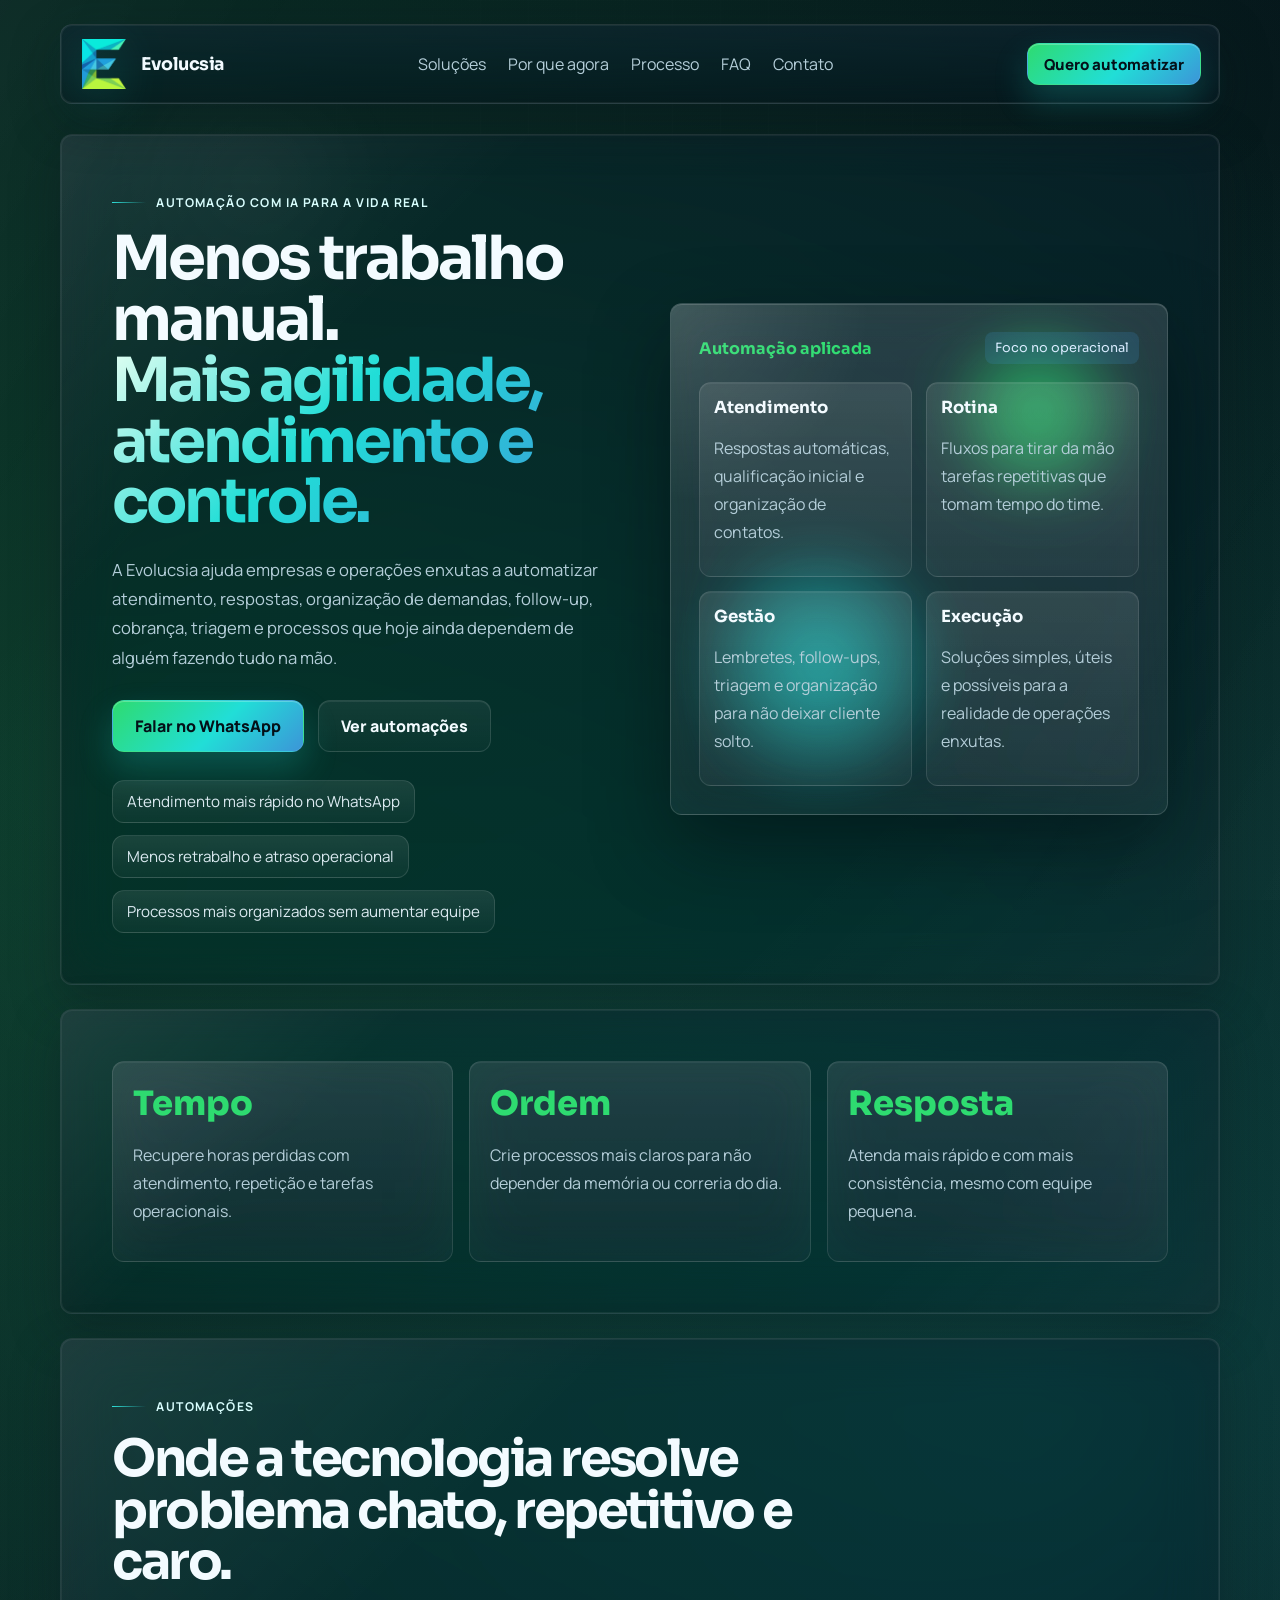
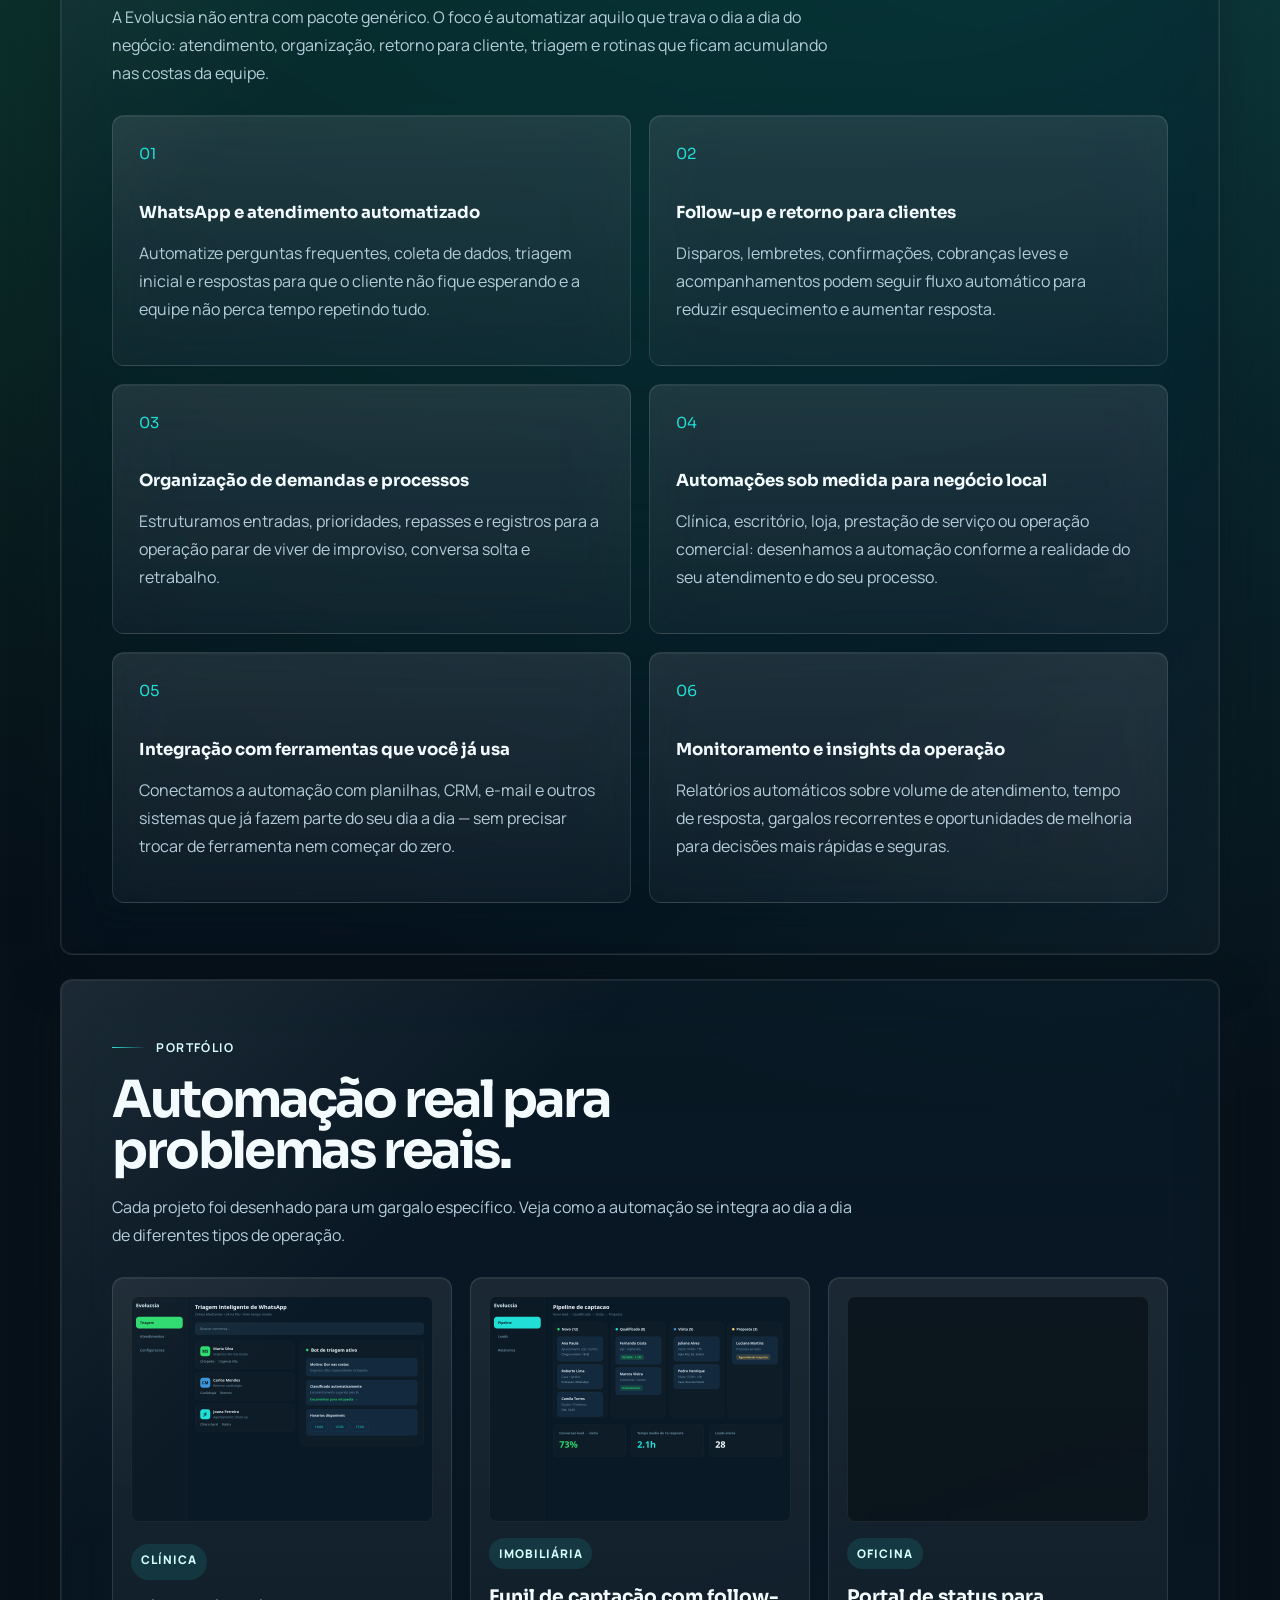
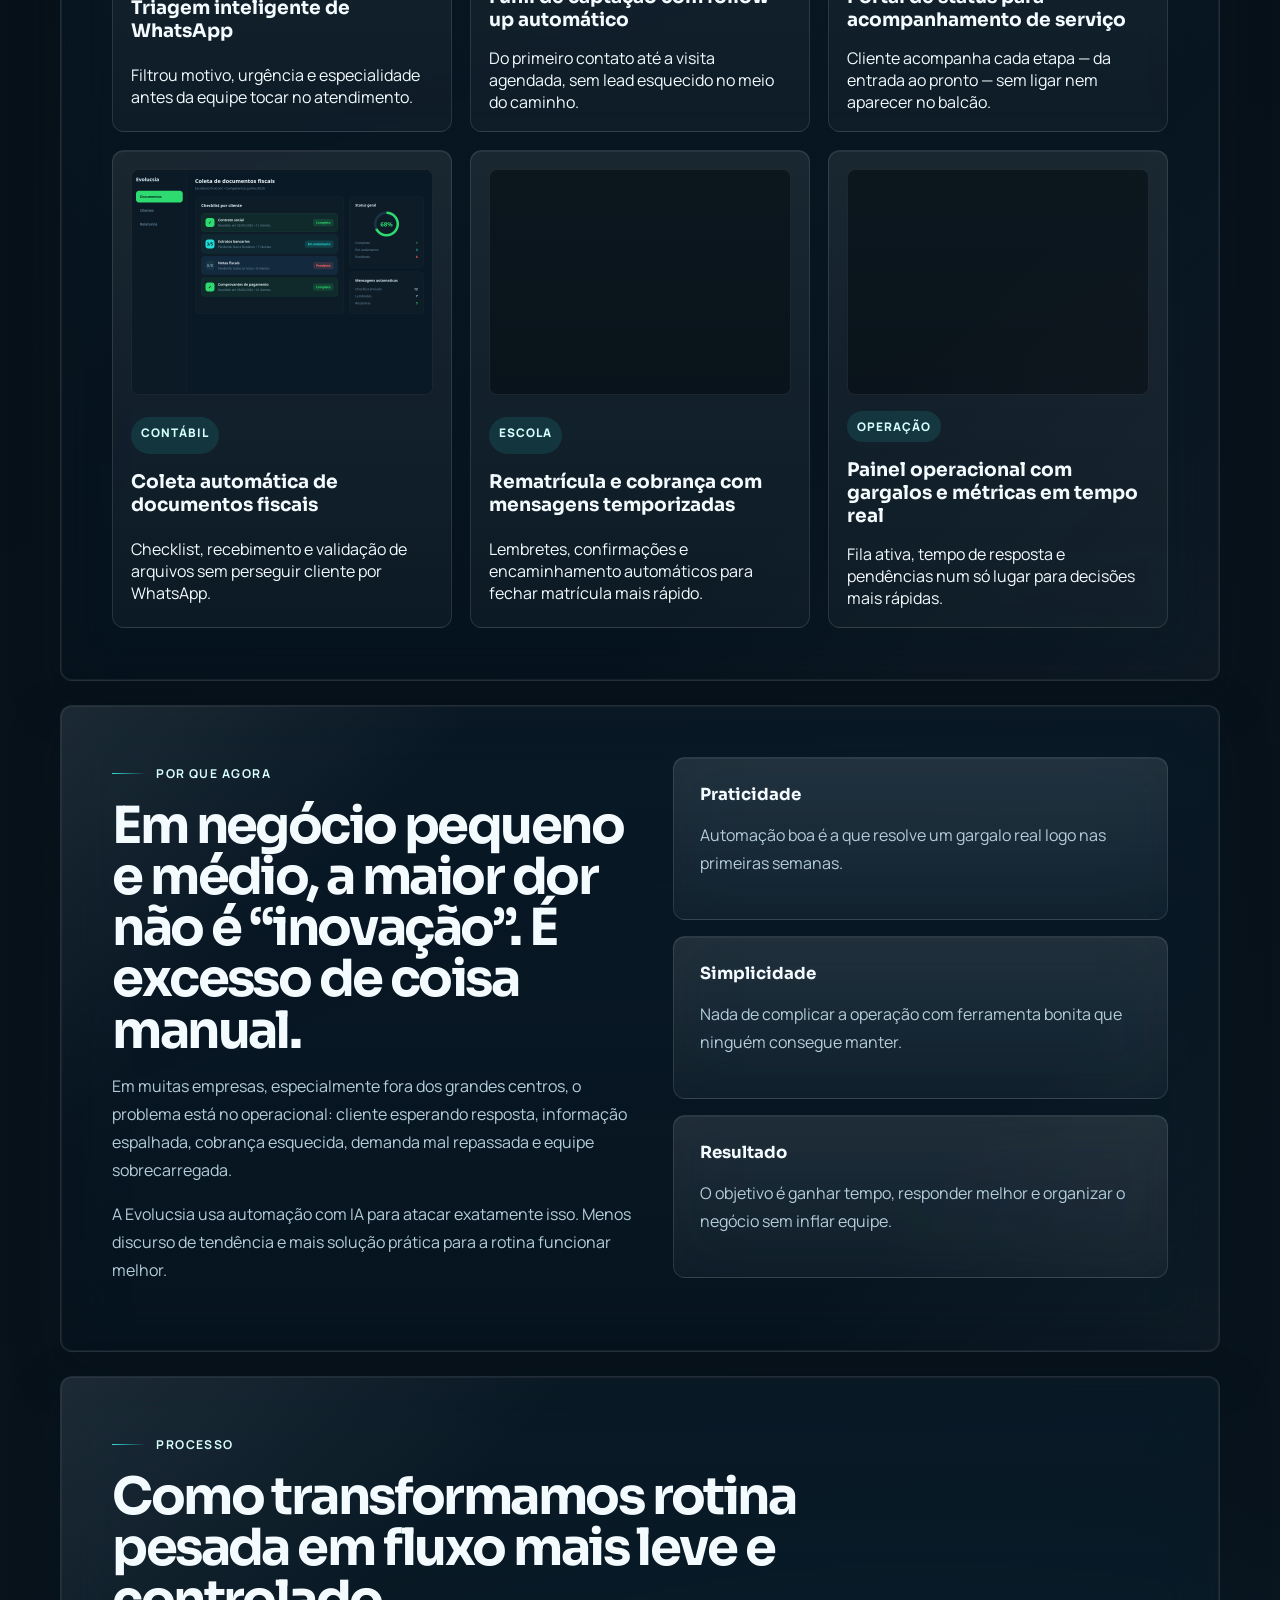
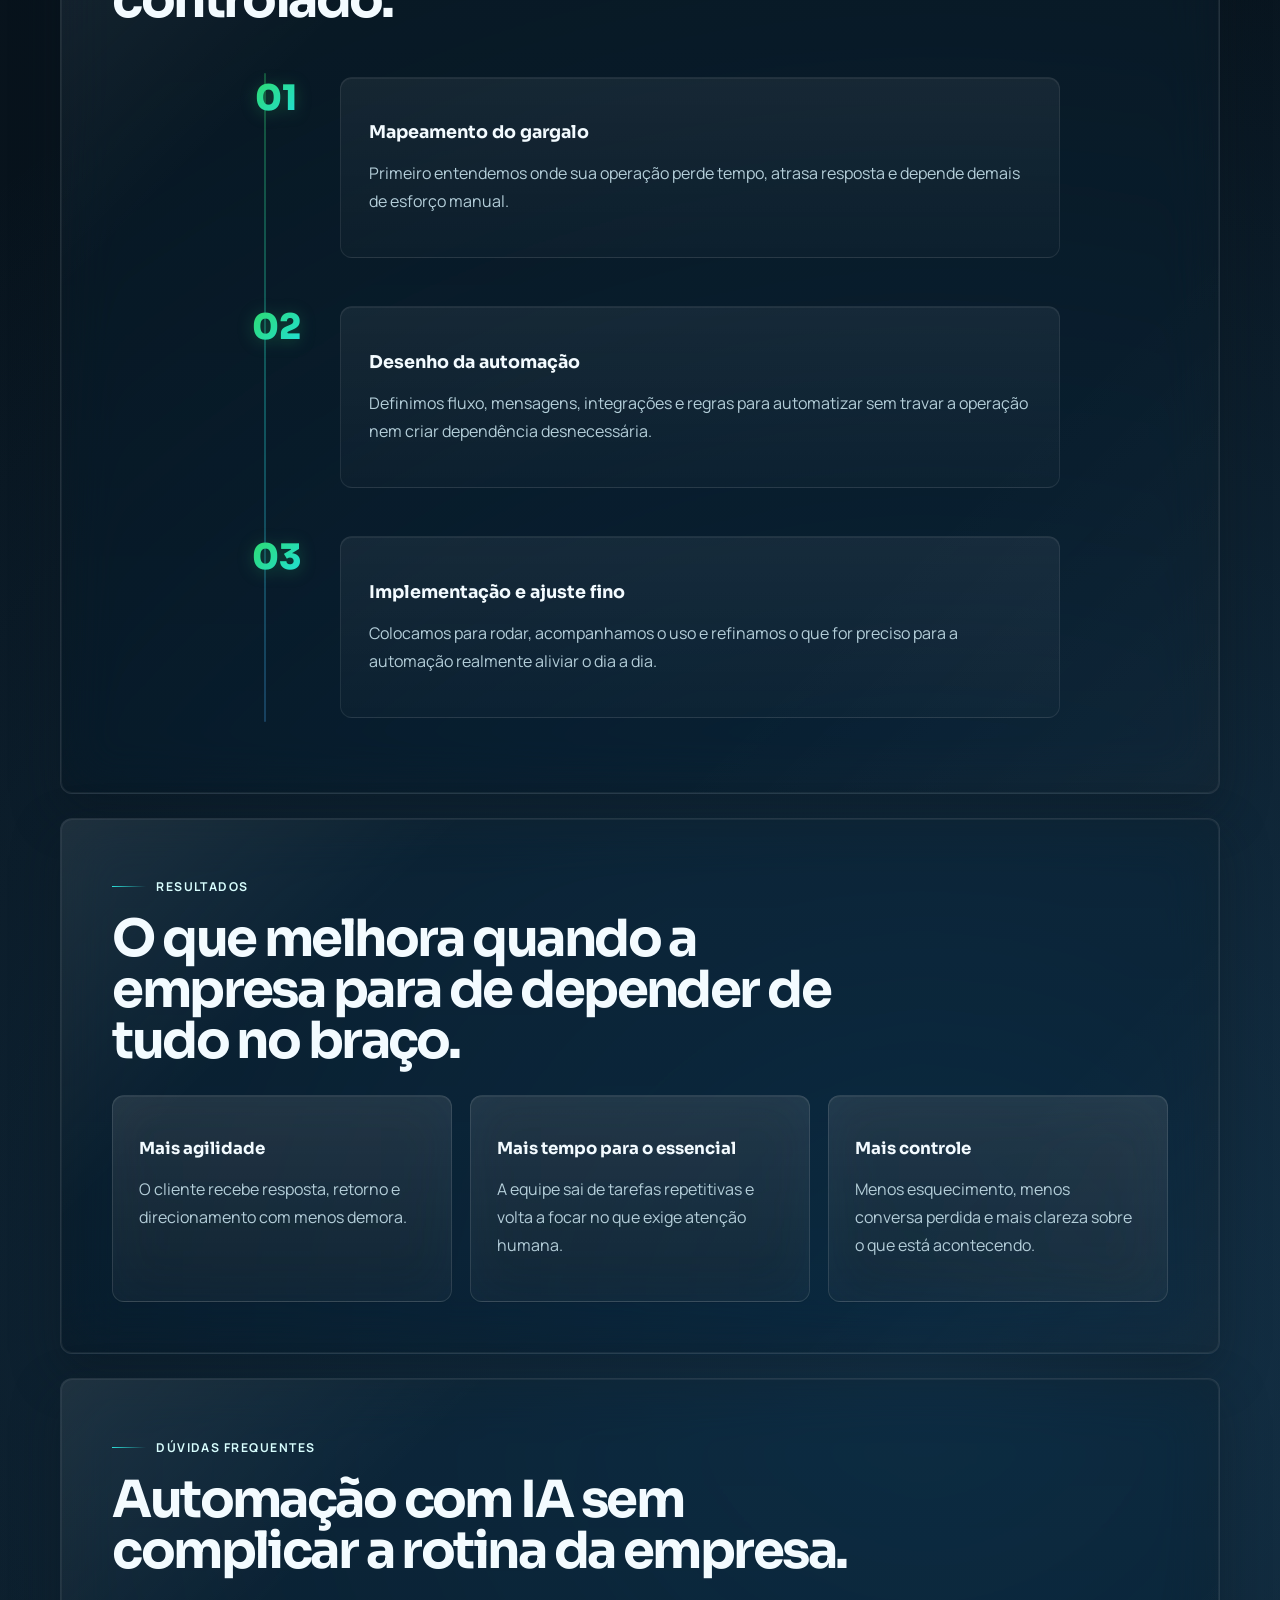
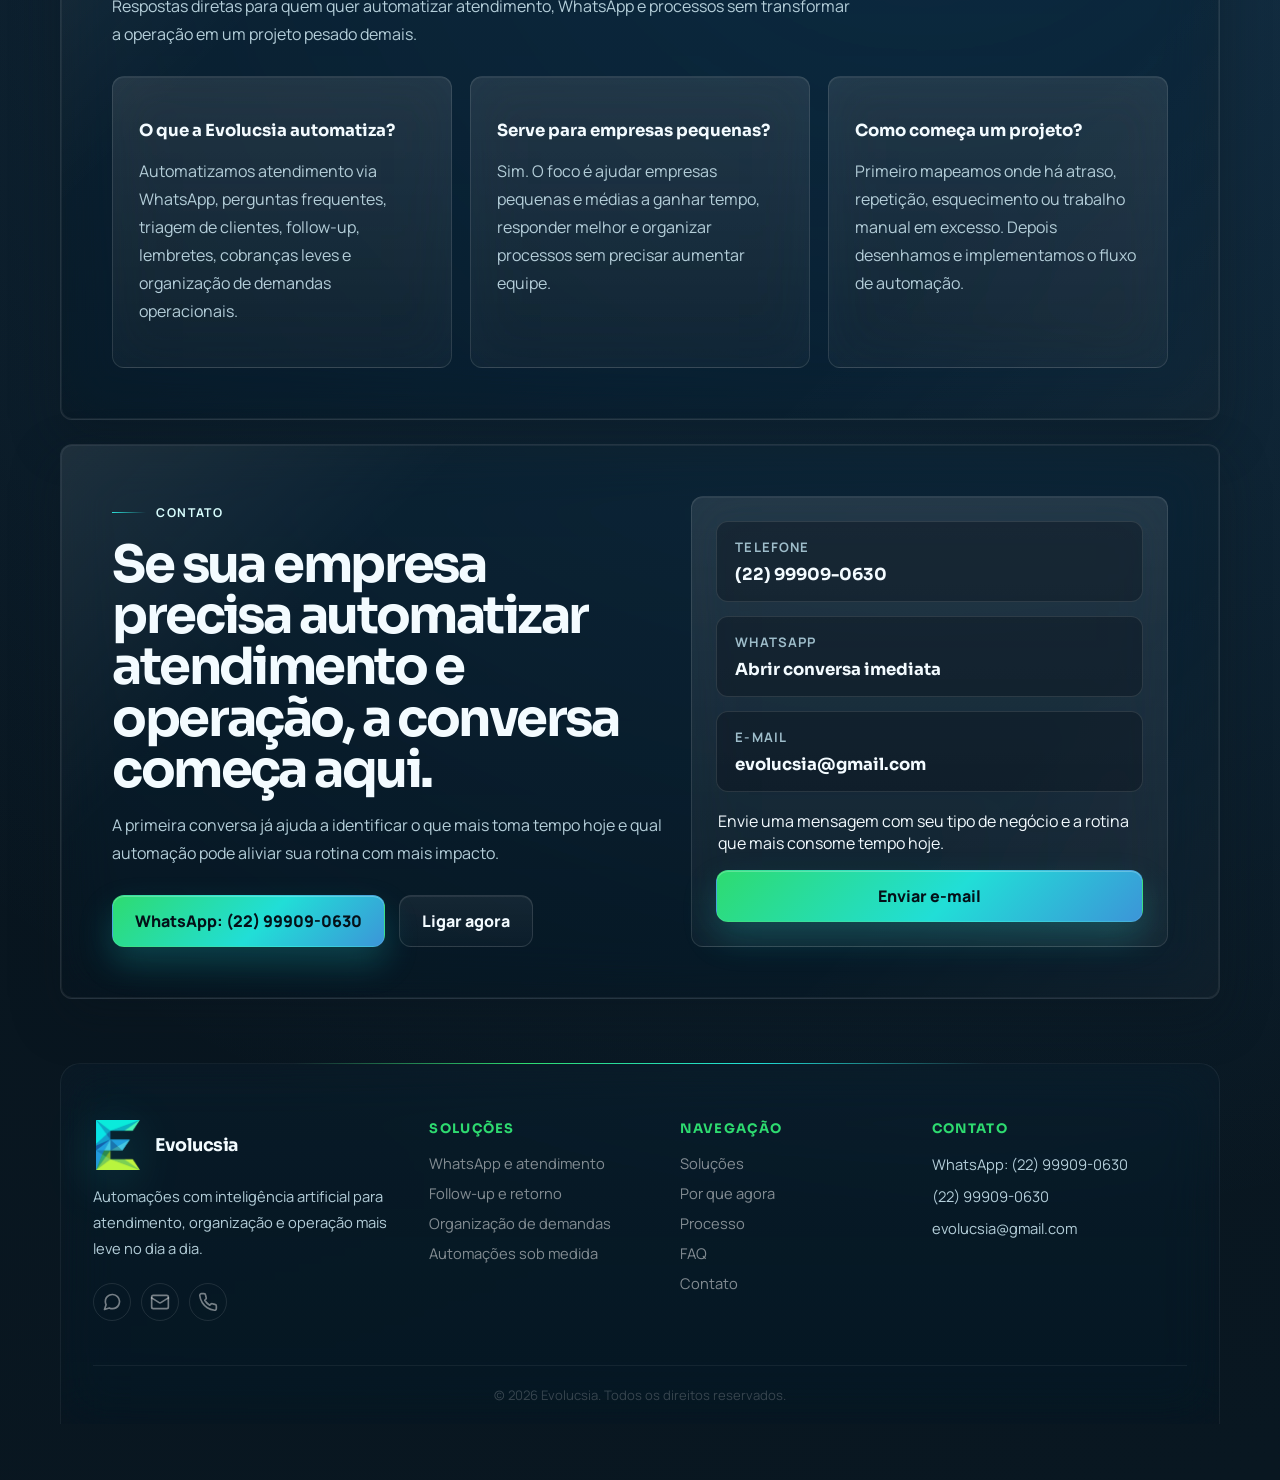
<file: evolucsia-site/html/index.html>
<!DOCTYPE html>
<html lang="pt-BR">
  <head>
    <meta charset="UTF-8" />
    <meta name="viewport" content="width=device-width, initial-scale=1.0" />
    <title>Evolucsia | Automação com IA para atendimento, WhatsApp e processos</title>
    <meta
      name="description"
      content="Automação com inteligência artificial para WhatsApp, atendimento, follow-up, integração de sistemas e monitoramento operacional. A Evolucsia ajuda empresas a reduzir tarefas manuais e ganhar velocidade com dados reais."
    />
    <meta name="robots" content="index, follow, max-image-preview:large" />
    <meta name="author" content="Evolucsia" />
    <meta
      name="keywords"
      content="automação com IA, automação WhatsApp, atendimento automatizado, automação empresarial, inteligência artificial para empresas, automação de processos, follow-up automático, integração de sistemas, monitoramento operacional, insights, portfólio de automação, cases de automação"
    />
    <meta name="theme-color" content="#051018" />
    <link rel="canonical" href="https://evolucsia.com/" />
    <meta property="og:type" content="website" />
    <meta property="og:locale" content="pt_BR" />
    <meta property="og:site_name" content="Evolucsia" />
    <meta property="og:title" content="Evolucsia | Automação com IA para atendimento e processos" />
    <meta
      property="og:description"
      content="Automatize WhatsApp, atendimento, follow-up, integração de sistemas e rotinas operacionais com inteligência artificial aplicada à realidade da sua empresa."
    />
    <meta property="og:url" content="https://evolucsia.com/" />
    <meta property="og:image" content="https://evolucsia.com/assets/logo.png" />
    <meta property="og:image:width" content="361" />
    <meta property="og:image:height" content="411" />
    <meta property="og:image:alt" content="Logo da Evolucsia" />
    <meta name="twitter:card" content="summary_large_image" />
    <meta name="twitter:title" content="Evolucsia | Automação com IA para empresas" />
    <meta
      name="twitter:description"
      content="Automação com IA para atendimento, WhatsApp, follow-up, integração e monitoramento de processos empresariais."
    />
    <meta name="twitter:image" content="https://evolucsia.com/assets/logo.png" />
    <meta name="twitter:image:alt" content="Logo da Evolucsia" />
    <link rel="icon" type="image/png" href="assets/logo.png" />
    <link rel="apple-touch-icon" href="assets/logo.png" />
    <link rel="preconnect" href="https://fonts.googleapis.com" />
    <link rel="preconnect" href="https://fonts.gstatic.com" crossorigin />
    <link
      href="https://fonts.googleapis.com/css2?family=Sora:wght@400;500;600;700;800&family=Manrope:wght@400;500;600;700&display=swap"
      rel="stylesheet"
    />
    <link rel="stylesheet" href="styles.css" />
    <script type="application/ld+json">
      {
        "@context": "https://schema.org",
        "@graph": [
          {
            "@type": "Organization",
            "@id": "https://evolucsia.com/#organization",
            "name": "Evolucsia",
            "url": "https://evolucsia.com/",
            "logo": "https://evolucsia.com/assets/logo.png",
            "email": "evolucsia@gmail.com",
            "telephone": "+5522999090630",
            "contactPoint": {
              "@type": "ContactPoint",
              "telephone": "+5522999090630",
              "contactType": "sales",
              "availableLanguage": "Portuguese"
            }
          },
          {
            "@type": "ProfessionalService",
            "@id": "https://evolucsia.com/#business",
            "name": "Evolucsia",
            "url": "https://evolucsia.com/",
            "image": "https://evolucsia.com/assets/logo.png",
            "email": "evolucsia@gmail.com",
            "telephone": "+5522999090630",
            "areaServed": "BR",
            "priceRange": "$$",
            "description": "Automação com inteligência artificial para atendimento, WhatsApp, follow-up e organização de processos empresariais."
          },
          {
            "@type": "WebSite",
            "@id": "https://evolucsia.com/#website",
            "url": "https://evolucsia.com/",
            "name": "Evolucsia",
            "publisher": {
              "@id": "https://evolucsia.com/#organization"
            },
            "inLanguage": "pt-BR"
          },
          {
            "@type": "Service",
            "@id": "https://evolucsia.com/#service",
            "name": "Automação com IA para empresas",
            "provider": {
              "@id": "https://evolucsia.com/#organization"
            },
            "areaServed": "BR",
            "serviceType": [
              "Automação de atendimento",
              "Automação de WhatsApp",
              "Automação de processos",
              "Follow-up automático",
              "Integração de sistemas",
              "Monitoramento operacional"
            ],
            "description": "Soluções de automação com inteligência artificial para reduzir atendimento manual, organizar demandas, integrar ferramentas, monitorar resultados e acelerar operações empresariais."
          },
          {
            "@type": "FAQPage",
            "@id": "https://evolucsia.com/#faq",
            "mainEntity": [
              {
                "@type": "Question",
                "name": "O que a Evolucsia automatiza?",
                "acceptedAnswer": {
                  "@type": "Answer",
                  "text": "A Evolucsia automatiza atendimento via WhatsApp, respostas frequentes, triagem de clientes, follow-up, lembretes, cobranças leves e organização de demandas operacionais."
                }
              },
              {
                "@type": "Question",
                "name": "A automação serve para empresas pequenas?",
                "acceptedAnswer": {
                  "@type": "Answer",
                  "text": "Sim. O foco da Evolucsia é criar automações práticas para empresas pequenas e médias que precisam ganhar tempo, responder melhor e organizar processos sem aumentar equipe."
                }
              },
              {
                "@type": "Question",
                "name": "Como começar um projeto de automação?",
                "acceptedAnswer": {
                  "@type": "Answer",
                  "text": "O primeiro passo é mapear o gargalo operacional: onde há atraso, repetição, esquecimento ou excesso de trabalho manual. Depois a Evolucsia desenha e implementa o fluxo de automação."
                }
              },
              {
                "@type": "Question",
                "name": "A automação se integra com ferramentas que já uso?",
                "acceptedAnswer": {
                  "@type": "Answer",
                  "text": "Sim. A Evolucsia conecta a automação com planilhas, CRM, e-mail e outros sistemas que já fazem parte da operação da sua empresa, sem precisar trocar de ferramenta."
                }
              },
              {
                "@type": "Question",
                "name": "Como acompanhar os resultados da automação?",
                "acceptedAnswer": {
                  "@type": "Answer",
                  "text": "A Evolucsia gera relatórios automáticos com volume de atendimento, tempo de resposta, gargalos recorrentes e oportunidades de melhoria para decisões mais rápidas e seguras."
                }
              }
            ]
          }
        ]
      }
    </script>
  </head>
  <body>
    <div class="page-shell">
      <header class="site-header">
        <a class="brand" href="#top" aria-label="Evolucsia, voltar ao topo">
          <img src="assets/logo.png" alt="Logo da Evolucsia" class="brand__logo" width="361" height="411" decoding="async" />
          <span class="brand__name">Evolucsia</span>
        </a>

        <nav class="site-nav" aria-label="Navegação principal">
          <a href="#servicos">Soluções</a>
          <a href="#abordagem">Por que agora</a>
          <a href="#processo">Processo</a>
          <a href="#faq">FAQ</a>
          <a href="#contato">Contato</a>
        </nav>

        <a class="button button--small" href="#contato">Quero automatizar</a>
      </header>

      <main id="top">
        <section class="hero section">
          <div class="hero__content">
            <span class="eyebrow">Automação com IA para a vida real</span>
            <h1>
              Menos trabalho manual.
              <span>Mais agilidade, atendimento e controle.</span>
            </h1>
            <p class="hero__lead">
              A Evolucsia ajuda empresas e operações enxutas a automatizar atendimento,
              respostas, organização de demandas, follow-up, cobrança, triagem e processos que hoje
              ainda dependem de alguém fazendo tudo na mão.
            </p>

            <div class="hero__actions">
              <a class="button" href="https://wa.me/5522999090630" target="_blank" rel="noreferrer">Falar no WhatsApp</a>
              <a class="button button--ghost" href="#servicos">Ver automações</a>
            </div>

            <ul class="hero__signals" aria-label="Diferenciais da Evolucsia">
              <li>Atendimento mais rápido no WhatsApp</li>
              <li>Menos retrabalho e atraso operacional</li>
              <li>Processos mais organizados sem aumentar equipe</li>
            </ul>
          </div>

          <div class="hero__visual" aria-hidden="true">
            <div class="orb orb--green"></div>
            <div class="orb orb--cyan"></div>
            <div class="strategy-card">
              <div class="strategy-card__header">
                <span class="strategy-card__tag">Automação aplicada</span>
                <span class="strategy-card__status">Foco no operacional</span>
              </div>

              <div class="strategy-card__grid">
                <article>
                  <strong>Atendimento</strong>
                  <p>Respostas automáticas, qualificação inicial e organização de contatos.</p>
                </article>
                <article>
                  <strong>Rotina</strong>
                  <p>Fluxos para tirar da mão tarefas repetitivas que tomam tempo do time.</p>
                </article>
                <article>
                  <strong>Gestão</strong>
                  <p>Lembretes, follow-ups, triagem e organização para não deixar cliente solto.</p>
                </article>
                <article>
                  <strong>Execução</strong>
                  <p>Soluções simples, úteis e possíveis para a realidade de operações enxutas.</p>
                </article>
              </div>
            </div>
          </div>
        </section>

        <section class="section metrics">
          <div class="metric">
            <span class="metric__value">Tempo</span>
            <p>Recupere horas perdidas com atendimento, repetição e tarefas operacionais.</p>
          </div>
          <div class="metric">
            <span class="metric__value">Ordem</span>
            <p>Crie processos mais claros para não depender da memória ou correria do dia.</p>
          </div>
          <div class="metric">
            <span class="metric__value">Resposta</span>
            <p>Atenda mais rápido e com mais consistência, mesmo com equipe pequena.</p>
          </div>
        </section>

        <section class="section" id="servicos">
          <div class="section-heading">
            <span class="eyebrow">Automações</span>
            <h2>Onde a tecnologia resolve problema chato, repetitivo e caro.</h2>
            <p>
              A Evolucsia não entra com pacote genérico. O foco é automatizar aquilo que trava o
              dia a dia do negócio: atendimento, organização, retorno para cliente, triagem e
              rotinas que ficam acumulando nas costas da equipe.
            </p>
          </div>

          <div class="card-grid">
            <article class="card">
              <span class="card__index">01</span>
              <h3>WhatsApp e atendimento automatizado</h3>
              <p>
                Automatize perguntas frequentes, coleta de dados, triagem inicial e respostas para
                que o cliente não fique esperando e a equipe não perca tempo repetindo tudo.
              </p>
            </article>
            <article class="card">
              <span class="card__index">02</span>
              <h3>Follow-up e retorno para clientes</h3>
              <p>
                Disparos, lembretes, confirmações, cobranças leves e acompanhamentos podem seguir
                fluxo automático para reduzir esquecimento e aumentar resposta.
              </p>
            </article>
            <article class="card">
              <span class="card__index">03</span>
              <h3>Organização de demandas e processos</h3>
              <p>
                Estruturamos entradas, prioridades, repasses e registros para a operação parar de
                viver de improviso, conversa solta e retrabalho.
              </p>
            </article>
            <article class="card">
              <span class="card__index">04</span>
              <h3>Automações sob medida para negócio local</h3>
              <p>
                Clínica, escritório, loja, prestação de serviço ou operação comercial: desenhamos a
                automação conforme a realidade do seu atendimento e do seu processo.
              </p>
            </article>
            <article class="card">
              <span class="card__index">05</span>
              <h3>Integração com ferramentas que você já usa</h3>
              <p>
                Conectamos a automação com planilhas, CRM, e-mail e outros sistemas que já fazem
                parte do seu dia a dia — sem precisar trocar de ferramenta nem começar do zero.
              </p>
            </article>
            <article class="card">
              <span class="card__index">06</span>
              <h3>Monitoramento e insights da operação</h3>
              <p>
                Relatórios automáticos sobre volume de atendimento, tempo de resposta, gargalos
                recorrentes e oportunidades de melhoria para decisões mais rápidas e seguras.
              </p>
            </article>
          </div>
        </section>

        <section class="section" id="portfolio">
          <div class="section-heading">
            <span class="eyebrow">Portfólio</span>
            <h2>Automação real para problemas reais.</h2>
            <p>
              Cada projeto foi desenhado para um gargalo específico. Veja como a automação se
              integra ao dia a dia de diferentes tipos de operação.
            </p>
          </div>

          <div class="portfolio-grid">
            <article class="case-card" tabindex="0" role="button" aria-haspopup="dialog" data-case-open="case-modal-01">
              <div class="case-card__media">
                <img src="assets/cases/case-01.png" alt="Painel de triagem WhatsApp para clínica médica" loading="lazy" decoding="async" />
              </div>
              <span class="case-card__eyebrow">Clínica</span>
              <h3>Triagem inteligente de WhatsApp</h3>
              <p>Filtrou motivo, urgência e especialidade antes da equipe tocar no atendimento.</p>
            </article>

            <article class="case-card" tabindex="0" role="button" aria-haspopup="dialog" data-case-open="case-modal-02">
              <div class="case-card__media">
                <img src="assets/cases/case-02.png" alt="Funil de captação para imobiliária" loading="lazy" decoding="async" />
              </div>
              <span class="case-card__eyebrow">Imobiliária</span>
              <h3>Funil de captação com follow-up automático</h3>
              <p>Do primeiro contato até a visita agendada, sem lead esquecido no meio do caminho.</p>
            </article>

            <article class="case-card" tabindex="0" role="button" aria-haspopup="dialog" data-case-open="case-modal-03">
              <div class="case-card__media">
                <img src="assets/cases/case-03.png" alt="Portal de status para oficina e assistência técnica" loading="lazy" decoding="async" />
              </div>
              <span class="case-card__eyebrow">Oficina</span>
              <h3>Portal de status para acompanhamento de serviço</h3>
              <p>Cliente acompanha cada etapa — da entrada ao pronto — sem ligar nem aparecer no balcão.</p>
            </article>

            <article class="case-card" tabindex="0" role="button" aria-haspopup="dialog" data-case-open="case-modal-04">
              <div class="case-card__media">
                <img src="assets/cases/case-04.png" alt="Portal de coleta de documentos para escritório contábil" loading="lazy" decoding="async" />
              </div>
              <span class="case-card__eyebrow">Contábil</span>
              <h3>Coleta automática de documentos fiscais</h3>
              <p>Checklist, recebimento e validação de arquivos sem perseguir cliente por WhatsApp.</p>
            </article>

            <article class="case-card" tabindex="0" role="button" aria-haspopup="dialog" data-case-open="case-modal-05">
              <div class="case-card__media">
                <img src="assets/cases/case-05.png" alt="Jornada de rematrícula e cobrança para escola" loading="lazy" decoding="async" />
              </div>
              <span class="case-card__eyebrow">Escola</span>
              <h3>Rematrícula e cobrança com mensagens temporizadas</h3>
              <p>Lembretes, confirmações e encaminhamento automáticos para fechar matrícula mais rápido.</p>
            </article>

            <article class="case-card" tabindex="0" role="button" aria-haspopup="dialog" data-case-open="case-modal-06">
              <div class="case-card__media">
                <img src="assets/cases/case-06.png" alt="Dashboard operacional com métricas e alertas" loading="lazy" decoding="async" />
              </div>
              <span class="case-card__eyebrow">Operação</span>
              <h3>Painel operacional com gargalos e métricas em tempo real</h3>
              <p>Fila ativa, tempo de resposta e pendências num só lugar para decisões mais rápidas.</p>
            </article>
          </div>

          <div class="case-templates" hidden>
            <article id="case-modal-01" data-case-title="Triagem inteligente de WhatsApp">
              <div class="case-modal-content__media">
                <img src="assets/cases/case-01.png" alt="Painel de triagem WhatsApp para clínica médica" />
              </div>
              <div class="case-modal-content__copy">
                <p>
                  O bot de triagem capta motivo do contato, urgência e especialidade antes de
                  repassar para a equipe. Agenda encaixa automaticamente conforme horário disponível,
                  e o paciente recebe confirmação sem intervenção humana.
                </p>
                <p>
                  Resultado: secretaria reduziu 62% das ligações e o tempo médio de primeira
                  resposta caiu de 18 para 3 minutos.
                </p>
              </div>
            </article>

            <article id="case-modal-02" data-case-title="Funil de captação com follow-up automático">
              <div class="case-modal-content__media">
                <img src="assets/cases/case-02.png" alt="Funil de captação para imobiliária" />
              </div>
              <div class="case-modal-content__copy">
                <p>
                  A automação qualifica o lead por bairro, faixa de valor e tipo de imóvel. Depois
                  dispara lembretes antes da visita e follow-up pós-atendimento, com alerta para o
                  corretor quando o lead volta a interagir.
                </p>
                <p>
                  Resultado: taxa de conversão de lead para visita subiu 38% e nenhum contato fica
                  mais de 2 horas sem retorno.
                </p>
              </div>
            </article>

            <article id="case-modal-03" data-case-title="Portal de status para acompanhamento de serviço">
              <div class="case-modal-content__media">
                <img src="assets/cases/case-03.png" alt="Portal de status para oficina e assistência técnica" />
              </div>
              <div class="case-modal-content__copy">
                <p>
                  O cliente acompanha cada etapa do serviço em tempo real: recebimento, diagnóstico,
                  aguardando aprovação e pronto para retirada. Tudo via WhatsApp, sem precisar ligar.
                </p>
                <p>
                  Resultado: 47% menos ligações perguntando status e satisfação do cliente subiu
                  consistente após implantação.
                </p>
              </div>
            </article>

            <article id="case-modal-04" data-case-title="Coleta automática de documentos fiscais">
              <div class="case-modal-content__media">
                <img src="assets/cases/case-04.png" alt="Portal de coleta de documentos para escritório contábil" />
              </div>
              <div class="case-modal-content__copy">
                <p>
                  O sistema envia checklist personalizado, recebe anexos, confirma o que chegou e
                  alerta o cliente dos pendentes. O contabilista só entra quando a pasta está
                  completa.
                </p>
                <p>
                  Resultado: atraso de fechamento caiu 54% e o escritório parou de perseguir
                  clientes por arquivo faltando.
                </p>
              </div>
            </article>

            <article id="case-modal-05" data-case-title="Rematrícula e cobrança com mensagens temporizadas">
              <div class="case-modal-content__media">
                <img src="assets/cases/case-05.png" alt="Jornada de rematrícula para escola" />
              </div>
              <div class="case-modal-content__copy">
                <p>
                  Mensagens escalonadas lembram vencimento, confirmam interesse do responsável e
                  encaminham automaticamente casos que precisam de atendimento humano. A escola
                  enxerga quem abriu, respondeu ou ficou parado em cada etapa.
                </p>
                <p>
                  Resultado: adimplência subiu 31% no primeiro mês e a secretaria reduziu 70% das
                  ligações manuais de cobrança.
                </p>
              </div>
            </article>

            <article id="case-modal-06" data-case-title="Painel operacional com gargalos e métricas">
              <div class="case-modal-content__media">
                <img src="assets/cases/case-06.png" alt="Dashboard operacional com métricas e alertas" />
              </div>
              <div class="case-modal-content__copy">
                <p>
                  O painel consolida fila ativa, tempo médio de resposta, pendências por setor e
                  pontos de estrangulamento. Alertas automáticos disparam quando um indicador sai
                  da faixa esperada.
                </p>
                <p>
                  Resultado: o gestor passou a identificar gargalos em tempo real e o tempo de
                  decisão sobre realocação de equipe caiu pela metade.
                </p>
              </div>
            </article>
          </div>
        </section>

        <section class="section split-section" id="abordagem">
          <div class="split-section__content">
            <span class="eyebrow">Por que agora</span>
            <h2>Em negócio pequeno e médio, a maior dor não é “inovação”. É excesso de coisa manual.</h2>
            <p>
              Em muitas empresas, especialmente fora dos grandes centros, o problema está no
              operacional: cliente esperando resposta, informação espalhada, cobrança esquecida,
              demanda mal repassada e equipe sobrecarregada.
            </p>
            <p>
              A Evolucsia usa automação com IA para atacar exatamente isso. Menos discurso de
              tendência e mais solução prática para a rotina funcionar melhor.
            </p>
          </div>

          <div class="principles">
            <article class="principle">
              <strong>Praticidade</strong>
              <p>Automação boa é a que resolve um gargalo real logo nas primeiras semanas.</p>
            </article>
            <article class="principle">
              <strong>Simplicidade</strong>
              <p>Nada de complicar a operação com ferramenta bonita que ninguém consegue manter.</p>
            </article>
            <article class="principle">
              <strong>Resultado</strong>
              <p>O objetivo é ganhar tempo, responder melhor e organizar o negócio sem inflar equipe.</p>
            </article>
          </div>
        </section>

        <section class="section" id="processo">
          <div class="section-heading">
            <span class="eyebrow">Processo</span>
            <h2>Como transformamos rotina pesada em fluxo mais leve e controlado.</h2>
          </div>

          <div class="timeline">
            <div class="timeline__line" aria-hidden="true"></div>

            <article class="timeline__step">
              <div class="timeline__step-num">
                <span>01</span>
              </div>
              <div class="timeline__card">
                <h3>Mapeamento do gargalo</h3>
                <p>
                  Primeiro entendemos onde sua operação perde tempo, atrasa resposta e depende
                  demais de esforço manual.
                </p>
              </div>
            </article>

            <article class="timeline__step">
              <div class="timeline__step-num">
                <span>02</span>
              </div>
              <div class="timeline__card">
                <h3>Desenho da automação</h3>
                <p>
                  Definimos fluxo, mensagens, integrações e regras para automatizar sem travar a
                  operação nem criar dependência desnecessária.
                </p>
              </div>
            </article>

            <article class="timeline__step">
              <div class="timeline__step-num">
                <span>03</span>
              </div>
              <div class="timeline__card">
                <h3>Implementação e ajuste fino</h3>
                <p>
                  Colocamos para rodar, acompanhamos o uso e refinamos o que for preciso para a
                  automação realmente aliviar o dia a dia.
                </p>
              </div>
            </article>
          </div>
        </section>

        <section class="section outcomes">
          <div class="section-heading">
            <span class="eyebrow">Resultados</span>
            <h2>O que melhora quando a empresa para de depender de tudo no braço.</h2>
          </div>

          <div class="outcomes__grid">
            <article>
              <h3>Mais agilidade</h3>
              <p>O cliente recebe resposta, retorno e direcionamento com menos demora.</p>
            </article>
            <article>
              <h3>Mais tempo para o essencial</h3>
              <p>A equipe sai de tarefas repetitivas e volta a focar no que exige atenção humana.</p>
            </article>
            <article>
              <h3>Mais controle</h3>
              <p>Menos esquecimento, menos conversa perdida e mais clareza sobre o que está acontecendo.</p>
            </article>
          </div>
        </section>

        <section class="section faq" id="faq">
          <div class="section-heading">
            <span class="eyebrow">Dúvidas frequentes</span>
            <h2>Automação com IA sem complicar a rotina da empresa.</h2>
            <p>
              Respostas diretas para quem quer automatizar atendimento, WhatsApp e processos sem
              transformar a operação em um projeto pesado demais.
            </p>
          </div>

          <div class="faq__grid">
            <article class="faq__item">
              <h3>O que a Evolucsia automatiza?</h3>
              <p>
                Automatizamos atendimento via WhatsApp, perguntas frequentes, triagem de clientes,
                follow-up, lembretes, cobranças leves e organização de demandas operacionais.
              </p>
            </article>
            <article class="faq__item">
              <h3>Serve para empresas pequenas?</h3>
              <p>
                Sim. O foco é ajudar empresas pequenas e médias a ganhar tempo, responder melhor e
                organizar processos sem precisar aumentar equipe.
              </p>
            </article>
            <article class="faq__item">
              <h3>Como começa um projeto?</h3>
              <p>
                Primeiro mapeamos onde há atraso, repetição, esquecimento ou trabalho manual em
                excesso. Depois desenhamos e implementamos o fluxo de automação.
              </p>
            </article>
          </div>
        </section>

        <section class="section cta-block" id="contato">
          <div class="cta-block__content">
            <span class="eyebrow">Contato</span>
            <h2>Se sua empresa precisa automatizar atendimento e operação, a conversa começa aqui.</h2>
            <p>
              A primeira conversa já ajuda a identificar o que mais toma tempo hoje e qual
              automação pode aliviar sua rotina com mais impacto.
            </p>
            <div class="contact-actions">
              <a class="button" href="https://wa.me/5522999090630" target="_blank" rel="noreferrer">WhatsApp: (22) 99909-0630</a>
              <a class="button button--ghost" href="tel:+5522999090630">Ligar agora</a>
            </div>
          </div>

          <form class="contact-card">
            <div class="contact-line">
              <span class="contact-line__label">Telefone</span>
              <a href="tel:+5522999090630">(22) 99909-0630</a>
            </div>
            <div class="contact-line">
              <span class="contact-line__label">WhatsApp</span>
              <a href="https://wa.me/5522999090630" target="_blank" rel="noreferrer">Abrir conversa imediata</a>
            </div>
            <div class="contact-line">
              <span class="contact-line__label">E-mail</span>
              <a href="mailto:evolucsia@gmail.com">evolucsia@gmail.com</a>
            </div>
            <p class="contact-note">
              Envie uma mensagem com seu tipo de negócio e a rotina que mais consome tempo hoje.
            </p>
            <a class="button" href="mailto:evolucsia@gmail.com?subject=Quero%20automatizar%20meu%20neg%C3%B3cio">Enviar e-mail</a>
          </form>
        </section>
      </main>

      <footer class="site-footer">
        <div class="footer__grid">
          <div class="footer__col">
            <a class="brand" href="#top">
              <img src="assets/logo.png" alt="Logo da Evolucsia" class="brand__logo" width="361" height="411" loading="lazy" decoding="async" />
              <span class="brand__name">Evolucsia</span>
            </a>
            <p class="footer__desc">Automações com inteligência artificial para atendimento, organização e operação mais leve no dia a dia.</p>
            <div class="footer__social">
              <a href="https://wa.me/5522999090630" target="_blank" rel="noreferrer" aria-label="WhatsApp">
                <svg width="20" height="20" viewBox="0 0 24 24" fill="none" stroke="currentColor" stroke-width="2" stroke-linecap="round" stroke-linejoin="round"><path d="M21 11.5a8.38 8.38 0 0 1-.9 3.8 8.5 8.5 0 0 1-7.6 4.7 8.38 8.38 0 0 1-3.8-.9L3 21l1.9-5.7a8.38 8.38 0 0 1-.9-3.8 8.5 8.5 0 0 1 4.7-7.6 8.38 8.38 0 0 1 3.8-.9h.5a8.48 8.48 0 0 1 8 8v.5z"/></svg>
              </a>
              <a href="mailto:evolucsia@gmail.com" aria-label="E-mail">
                <svg width="20" height="20" viewBox="0 0 24 24" fill="none" stroke="currentColor" stroke-width="2" stroke-linecap="round" stroke-linejoin="round"><rect x="2" y="4" width="20" height="16" rx="2"/><path d="m22 7-8.97 5.7a1.94 1.94 0 0 1-2.06 0L2 7"/></svg>
              </a>
              <a href="tel:+5522999090630" aria-label="Telefone">
                <svg width="20" height="20" viewBox="0 0 24 24" fill="none" stroke="currentColor" stroke-width="2" stroke-linecap="round" stroke-linejoin="round"><path d="M22 16.92v3a2 2 0 0 1-2.18 2 19.79 19.79 0 0 1-8.63-3.07 19.5 19.5 0 0 1-6-6 19.79 19.79 0 0 1-3.07-8.67A2 2 0 0 1 4.11 2h3a2 2 0 0 1 2 1.72 12.84 12.84 0 0 0 .7 2.81 2 2 0 0 1-.45 2.11L8.09 9.91a16 16 0 0 0 6 6l1.27-1.27a2 2 0 0 1 2.11-.45 12.84 12.84 0 0 0 2.81.7A2 2 0 0 1 22 16.92z"/></svg>
              </a>
            </div>
          </div>

          <div class="footer__col">
            <span class="footer__heading">Soluções</span>
            <nav class="footer__nav" aria-label="Soluções">
              <a href="#servicos">WhatsApp e atendimento</a>
              <a href="#servicos">Follow-up e retorno</a>
              <a href="#servicos">Organização de demandas</a>
              <a href="#servicos">Automações sob medida</a>
            </nav>
          </div>

          <div class="footer__col">
            <span class="footer__heading">Navegação</span>
            <nav class="footer__nav" aria-label="Navegação">
              <a href="#servicos">Soluções</a>
              <a href="#abordagem">Por que agora</a>
              <a href="#processo">Processo</a>
              <a href="#faq">FAQ</a>
              <a href="#contato">Contato</a>
            </nav>
          </div>

          <div class="footer__col">
            <span class="footer__heading">Contato</span>
            <ul class="footer__contact">
              <li><a href="https://wa.me/5522999090630" target="_blank" rel="noreferrer">WhatsApp: (22) 99909-0630</a></li>
              <li><a href="tel:+5522999090630">(22) 99909-0630</a></li>
              <li><a href="mailto:evolucsia@gmail.com">evolucsia@gmail.com</a></li>
            </ul>
          </div>
        </div>

        <div class="footer__bottom">
          <span>&copy; 2026 Evolucsia. Todos os direitos reservados.</span>
        </div>
      </footer>

      <div class="case-modal" data-case-modal hidden>
        <div class="case-modal__backdrop" data-case-close></div>
        <div class="case-modal__panel" role="dialog" aria-modal="true" aria-labelledby="case-modal-title">
          <button class="case-modal__close" type="button" aria-label="Fechar caso" data-case-close>&times;</button>
          <div class="case-modal__header">
            <span class="case-modal__label">Projeto</span>
            <h3 id="case-modal-title"></h3>
          </div>
          <div class="case-modal__body" data-case-modal-body></div>
        </div>
      </div>
    </div>
    <script>
      const caseModal = document.querySelector("[data-case-modal]");
      const caseModalBody = document.querySelector("[data-case-modal-body]");
      const caseModalTitle = document.getElementById("case-modal-title");
      const caseTriggers = document.querySelectorAll("[data-case-open]");
      let activeCaseTrigger = null;

      function closeCaseModal() {
        caseModal.classList.remove("case-modal--open");
        document.body.classList.remove("modal-open");

        if (activeCaseTrigger) {
          activeCaseTrigger.focus();
        }

        setTimeout(() => {
          caseModalBody.innerHTML = "";
        }, 400);
      }

      function openCaseModal(caseId, trigger) {
        const template = document.getElementById(caseId);

        if (!template) {
          return;
        }

        activeCaseTrigger = trigger;
        caseModalTitle.textContent = template.dataset.caseTitle || "Caso ilustrativo";
        caseModalBody.innerHTML = template.innerHTML;
        caseModal.classList.add("case-modal--open");
        document.body.classList.add("modal-open");
      }

      caseTriggers.forEach((trigger) => {
        trigger.addEventListener("click", () => openCaseModal(trigger.dataset.caseOpen, trigger));
        trigger.addEventListener("keydown", (event) => {
          if (event.key === "Enter" || event.key === " ") {
            event.preventDefault();
            openCaseModal(trigger.dataset.caseOpen, trigger);
          }
        });
      });

      caseModal.addEventListener("click", (event) => {
        if (event.target.hasAttribute("data-case-close")) {
          closeCaseModal();
        }
      });

      document.addEventListener("keydown", (event) => {
        if (event.key === "Escape" && caseModal.classList.contains("case-modal--open")) {
          closeCaseModal();
        }
      });
    </script>
  </body>
  </html>
</file>
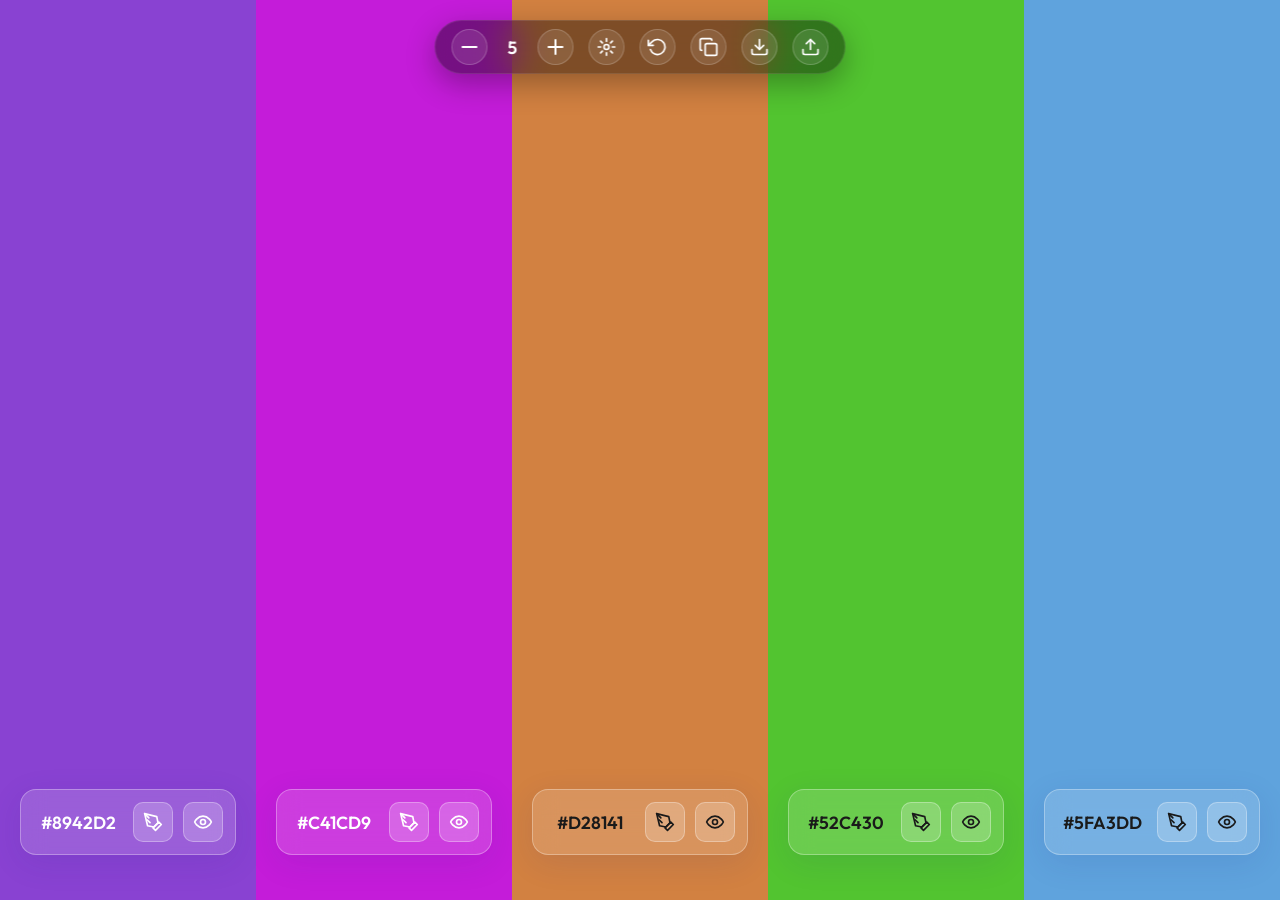
<file: paletto/html/index.html>
<!DOCTYPE html>
<html lang="pt-br">
<head>
    <meta charset="UTF-8">
    <meta name="viewport" content="width=device-width, initial-scale=1.0">
    <title>Paletto - Gerador de Paleta de Cores Online</title>
    <meta name="description" content="Crie, ajuste, copie, importe e exporte paletas de cores em HEX com o Paletto, um gerador de paleta de cores online rapido para designers, devs e criativos.">
    <meta name="robots" content="index, follow, max-image-preview:large">
    <meta name="author" content="Passoz">
    <meta name="keywords" content="paleta de cores, gerador de paleta de cores, color palette generator, cores hex, combinacao de cores, harmonias de cores, ferramenta de design, paletto">
    <meta name="theme-color" content="#000000">
    <link rel="canonical" href="https://passoz.github.io/paletto/">
    <meta property="og:type" content="website">
    <meta property="og:locale" content="pt_BR">
    <meta property="og:site_name" content="Paletto">
    <meta property="og:title" content="Paletto - Gerador de Paleta de Cores Online">
    <meta property="og:description" content="Monte paletas de cores em HEX, gere harmonias, capture cores da tela, copie codigos e importe ou exporte combinacoes em JSON.">
    <meta property="og:url" content="https://passoz.github.io/paletto/">
    <meta name="twitter:card" content="summary">
    <meta name="twitter:title" content="Paletto - Gerador de Paleta de Cores Online">
    <meta name="twitter:description" content="Gerador online de paleta de cores para criar, ajustar, copiar, importar e exportar combinacoes em HEX.">
    <link rel="preconnect" href="https://fonts.googleapis.com">
    <link rel="preconnect" href="https://fonts.gstatic.com" crossorigin>
    <link href="https://fonts.googleapis.com/css2?family=Outfit:wght@300;400;600&display=swap" rel="stylesheet">
    <link rel="stylesheet" href="style.css">
    <script type="application/ld+json">
        {
            "@context": "https://schema.org",
            "@type": "WebApplication",
            "name": "Paletto",
            "url": "https://passoz.github.io/paletto/",
            "applicationCategory": "DesignApplication",
            "operatingSystem": "Any",
            "inLanguage": "pt-BR",
            "description": "Gerador online de paleta de cores para criar, ajustar, copiar, importar e exportar combinacoes em HEX.",
            "creator": {
                "@type": "Person",
                "name": "Passoz"
            },
            "offers": {
                "@type": "Offer",
                "price": "0",
                "priceCurrency": "BRL"
            },
            "featureList": [
                "Criacao de paletas de cores em HEX",
                "Geracao de harmonias de cores",
                "Captura de cores da tela",
                "Copia de codigos HEX",
                "Importacao e exportacao de paletas em JSON"
            ]
        }
    </script>
</head>
<body>
    <section class="seo-content" aria-label="Sobre o Paletto">
        <h1>Paletto - Gerador de Paleta de Cores Online</h1>
        <p>O Paletto e uma ferramenta online para criar paletas de cores, testar combinacoes em HEX e montar harmonias visuais para interfaces, marcas, sites, aplicativos, apresentacoes e projetos criativos.</p>
        <p>Use o gerador de paleta de cores para adicionar ou remover colunas, escolher cores manualmente, capturar uma cor da tela, gerar combinacoes harmonicas, copiar todos os codigos HEX e importar ou exportar paletas em JSON.</p>
        <h2>Recursos do gerador de cores</h2>
        <ul>
            <li>Gerador de paleta com 3 a 7 cores.</li>
            <li>Suporte a codigos HEX editaveis.</li>
            <li>Harmonias analogas, triadicas, tetradicas e complementares.</li>
            <li>Exportacao e importacao de paletas para reutilizar combinacoes.</li>
            <li>Interface responsiva para desktop e celular.</li>
        </ul>
    </section>
    <!-- Global Column Controls -->
    <nav class="global-controls">
        <button id="remove-col" class="control-btn" aria-label="Remover coluna">
            <svg width="24" height="24" viewBox="0 0 24 24" fill="none" stroke="currentColor" stroke-width="2" stroke-linecap="round" stroke-linejoin="round"><line x1="5" y1="12" x2="19" y2="12"/></svg>
        </button>
        <span id="col-count" class="col-count-display">5</span>
        <button id="add-col" class="control-btn" aria-label="Adicionar coluna">
            <svg width="24" height="24" viewBox="0 0 24 24" fill="none" stroke="currentColor" stroke-width="2" stroke-linecap="round" stroke-linejoin="round"><line x1="12" y1="5" x2="12" y2="19"/><line x1="5" y1="12" x2="19" y2="12"/></svg>
        </button>
        <button id="generate-harmony" class="control-btn" aria-label="Gerar paleta harmonica">
            <svg width="20" height="20" viewBox="0 0 24 24" fill="none" stroke="currentColor" stroke-width="2" stroke-linecap="round" stroke-linejoin="round">
                <circle cx="12" cy="12" r="3"></circle>
                <path d="M12 2v3"></path>
                <path d="M12 19v3"></path>
                <path d="M4.93 4.93l2.12 2.12"></path>
                <path d="M16.95 16.95l2.12 2.12"></path>
                <path d="M2 12h3"></path>
                <path d="M19 12h3"></path>
                <path d="M4.93 19.07l2.12-2.12"></path>
                <path d="M16.95 7.05l2.12-2.12"></path>
            </svg>
        </button>
        <button id="reset-palette" class="control-btn" aria-label="Resetar paleta para branco">
            <svg width="20" height="20" viewBox="0 0 24 24" fill="none" stroke="currentColor" stroke-width="2" stroke-linecap="round" stroke-linejoin="round"><polyline points="1 4 1 10 7 10"/><path d="M3.51 15a9 9 0 1 0 2.13-9.36L1 10"/></svg>
        </button>
        <button id="copy-all" class="control-btn" aria-label="Copiar hex da paleta">
            <svg width="20" height="20" viewBox="0 0 24 24" fill="none" stroke="currentColor" stroke-width="2" stroke-linecap="round" stroke-linejoin="round"><rect width="14" height="14" x="8" y="8" rx="2" ry="2"/><path d="M4 16c-1.1 0-2-.9-2-2V4c0-1.1.9-2 2-2h10c1.1 0 2 .9 2 2"/></svg>
        </button>
        <button id="export-palette" class="control-btn" aria-label="Exportar paleta">
            <svg width="20" height="20" viewBox="0 0 24 24" fill="none" stroke="currentColor" stroke-width="2" stroke-linecap="round" stroke-linejoin="round"><path d="M21 15v4a2 2 0 0 1-2 2H5a2 2 0 0 1-2-2v-4"/><polyline points="7 10 12 15 17 10"/><line x1="12" y1="15" x2="12" y2="3"/></svg>
        </button>
        <button id="import-palette" class="control-btn" aria-label="Importar paleta">
            <svg width="20" height="20" viewBox="0 0 24 24" fill="none" stroke="currentColor" stroke-width="2" stroke-linecap="round" stroke-linejoin="round"><path d="M21 15v4a2 2 0 0 1-2 2H5a2 2 0 0 1-2-2v-4"/><polyline points="17 8 12 3 7 8"/><line x1="12" y1="3" x2="12" y2="15"/></svg>
        </button>
    </nav>

    <main class="palette-container" id="palette-main">
        <!-- Columns will be injected by JavaScript -->
    </main>

    <input type="file" id="import-palette-input" accept="application/json" hidden>

    <script src="script.js"></script>
</body>
</html>
</file>
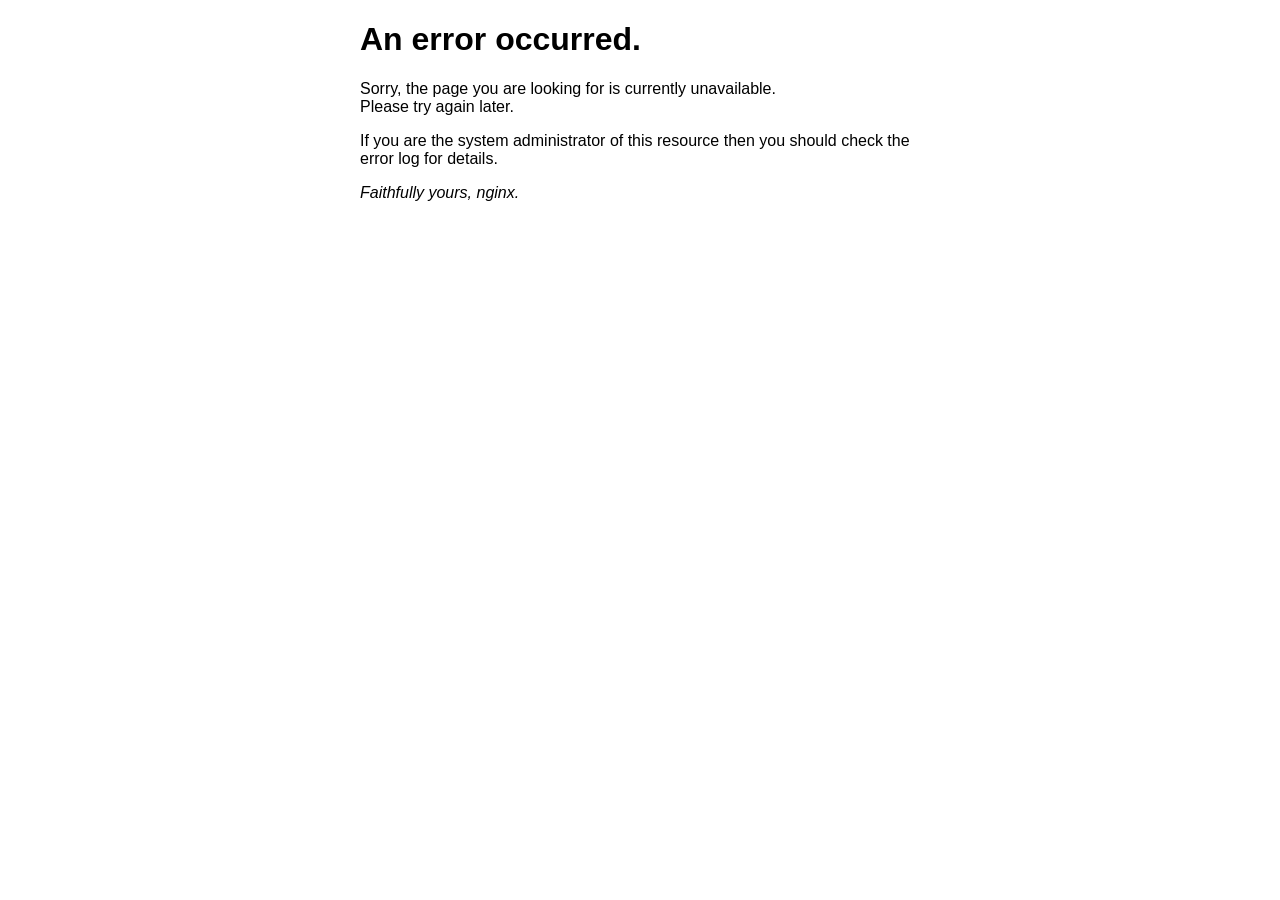
<file: evolucsia-site/html/50x.html>
<!DOCTYPE html>
<html>
<head>
<title>Error</title>
<style>
html { color-scheme: light dark; }
body { width: 35em; margin: 0 auto;
font-family: Tahoma, Verdana, Arial, sans-serif; }
</style>
</head>
<body>
<h1>An error occurred.</h1>
<p>Sorry, the page you are looking for is currently unavailable.<br/>
Please try again later.</p>
<p>If you are the system administrator of this resource then you should check
the error log for details.</p>
<p><em>Faithfully yours, nginx.</em></p>
</body>
</html>
</file>
<file: evolucsia-site/html/styles.css>
:root {
  --bg: #051018;
  --bg-soft: #0a1823;
  --surface: rgba(14, 29, 40, 0.42);
  --surface-strong: rgba(11, 25, 34, 0.66);
  --surface-highlight: rgba(255, 255, 255, 0.08);
  --text: #f3fbff;
  --muted: #b4ced9;
  --line: rgba(255, 255, 255, 0.12);
  --green: #2edb70;
  --cyan: #21ded7;
  --blue: #3c95d8;
  --shadow: 0 30px 80px rgba(1, 8, 14, 0.45);
  --glow: 0 0 0 1px rgba(255, 255, 255, 0.06) inset, 0 18px 48px rgba(10, 22, 30, 0.38);
  --radius: 12px;
  --radius-sm: 8px;
  --container: 1160px;
}

* {
  box-sizing: border-box;
}

html {
  scroll-behavior: smooth;
}

body {
  margin: 0;
  min-height: 100vh;
  font-family: "Manrope", sans-serif;
  color: var(--text);
  background:
    radial-gradient(circle at 8% 10%, rgba(46, 219, 112, 0.22), transparent 24%),
    radial-gradient(circle at 82% 18%, rgba(33, 222, 215, 0.18), transparent 20%),
    radial-gradient(circle at 72% 78%, rgba(60, 149, 216, 0.24), transparent 24%),
    linear-gradient(160deg, #041018 0%, #07111a 38%, #091721 100%);
}

body::before {
  content: "";
  position: fixed;
  inset: 0;
  pointer-events: none;
  background-image:
    linear-gradient(rgba(255, 255, 255, 0.025) 1px, transparent 1px),
    linear-gradient(90deg, rgba(255, 255, 255, 0.025) 1px, transparent 1px);
  background-size: 48px 48px;
  mask-image: radial-gradient(circle at center, black, transparent 82%);
}

body::after {
  content: "";
  position: fixed;
  inset: 0;
  pointer-events: none;
  background:
    linear-gradient(120deg, rgba(255, 255, 255, 0.05), transparent 18%, transparent 82%, rgba(255, 255, 255, 0.03)),
    radial-gradient(circle at 20% 20%, rgba(255, 255, 255, 0.06), transparent 12%);
  opacity: 0.55;
}

a {
  color: inherit;
  text-decoration: none;
}

img {
  display: block;
  max-width: 100%;
}

.page-shell {
  width: min(calc(100% - 32px), var(--container));
  margin: 0 auto;
  padding: 24px 0 56px;
}

.site-header,
.site-footer,
.section,
.metric,
.card,
.principle,
.contact-card,
.strategy-card,
.outcomes__grid article,
.faq__item {
  backdrop-filter: blur(26px) saturate(135%);
  -webkit-backdrop-filter: blur(26px) saturate(135%);
}

.site-header {
  position: sticky;
  top: 16px;
  z-index: 10;
  display: flex;
  align-items: center;
  justify-content: space-between;
  gap: 20px;
  padding: 14px 18px;
  margin-bottom: 30px;
  border: 1px solid rgba(255, 255, 255, 0.12);
  border-radius: var(--radius);
  background: linear-gradient(180deg, rgba(18, 37, 50, 0.58), rgba(8, 19, 28, 0.52));
  box-shadow: var(--glow);
}

.brand {
  display: inline-flex;
  align-items: center;
  gap: 12px;
  font-family: "Sora", sans-serif;
  font-weight: 700;
  letter-spacing: -0.03em;
}

.brand__logo {
  width: 50px;
  height: 50px;
  object-fit: contain;
  filter: drop-shadow(0 10px 24px rgba(33, 222, 215, 0.22));
}

.brand__name {
  font-size: 1.1rem;
}

.site-nav {
  display: flex;
  gap: 22px;
  flex-wrap: wrap;
  justify-content: center;
}

.site-nav a {
  color: var(--muted);
  transition: color 180ms ease, transform 180ms ease;
}

.site-nav a:hover,
.site-nav a:focus-visible {
  color: var(--text);
  transform: translateY(-1px);
}

.button {
  display: inline-flex;
  align-items: center;
  justify-content: center;
  min-height: 52px;
  padding: 0 22px;
  border: 1px solid rgba(255, 255, 255, 0.08);
  border-radius: var(--radius);
  background: linear-gradient(135deg, var(--green), var(--cyan) 55%, var(--blue));
  color: #041018;
  font-weight: 800;
  box-shadow: 0 16px 34px rgba(33, 222, 215, 0.22), inset 0 1px 0 rgba(255, 255, 255, 0.24);
  transition: transform 180ms ease, box-shadow 180ms ease, opacity 180ms ease;
}

.button:hover,
.button:focus-visible {
  transform: translateY(-2px);
  box-shadow: 0 18px 34px rgba(33, 222, 215, 0.28);
}

.button--ghost {
  background: linear-gradient(180deg, rgba(255, 255, 255, 0.06), rgba(255, 255, 255, 0.025));
  color: var(--text);
  border-color: rgba(255, 255, 255, 0.12);
  box-shadow: inset 0 1px 0 rgba(255, 255, 255, 0.08);
}

.button--small {
  min-height: 42px;
  padding: 0 16px;
  font-size: 0.94rem;
}

.section {
  position: relative;
  margin-bottom: 24px;
  padding: clamp(30px, 4vw, 52px);
  border: 1px solid rgba(255, 255, 255, 0.11);
  border-radius: var(--radius);
  background: linear-gradient(180deg, rgba(16, 34, 46, 0.44), rgba(8, 20, 29, 0.38));
  box-shadow: var(--glow);
  overflow: hidden;
}

.section::before {
  content: "";
  position: absolute;
  inset: 0;
  pointer-events: none;
  background: linear-gradient(135deg, rgba(255, 255, 255, 0.08), transparent 24%, transparent 74%, rgba(255, 255, 255, 0.03));
}

.hero {
  display: grid;
  grid-template-columns: 1fr 1fr;
  gap: clamp(32px, 5vw, 60px);
  align-items: center;
  min-height: 68vh;
}

.eyebrow {
  display: inline-flex;
  align-items: center;
  gap: 10px;
  margin-bottom: 18px;
  color: #d7fefe;
  font-weight: 700;
  letter-spacing: 0.12em;
  text-transform: uppercase;
  font-size: 0.76rem;
}

.eyebrow::before {
  content: "";
  width: 34px;
  height: 1px;
  background: linear-gradient(90deg, var(--cyan), transparent);
}

h1,
h2,
h3,
strong {
  font-family: "Sora", sans-serif;
}

h1 {
  margin: 0;
  font-size: clamp(2.2rem, 5vw, 3.8rem);
  line-height: 1;
  letter-spacing: -0.05em;
}

h1 span {
  display: block;
  color: transparent;
  background: linear-gradient(135deg, #dffef1 0%, var(--cyan) 42%, var(--blue) 100%);
  background-clip: text;
  -webkit-background-clip: text;
}

.hero__lead,
.section-heading p,
.split-section__content p,
.cta-block__content p,
.card p,
.principle p,
.timeline__step p,
.outcomes__grid p,
.faq__item p,
.strategy-card p,
.metric p,
.site-footer p,
  .footer__desc {
    color: var(--muted);
    line-height: 1.75;
  }

.hero__lead {
  max-width: 58ch;
  margin: 22px 0 0;
  font-size: 1.04rem;
}

.hero__actions {
  display: flex;
  flex-wrap: wrap;
  gap: 14px;
  margin: 28px 0;
}

.hero__signals {
  display: flex;
  flex-wrap: wrap;
  gap: 12px;
  padding: 0;
  margin: 0;
  list-style: none;
}

.hero__signals li {
  padding: 10px 14px;
  border: 1px solid rgba(255, 255, 255, 0.12);
  border-radius: var(--radius);
  background: linear-gradient(180deg, rgba(255, 255, 255, 0.09), rgba(255, 255, 255, 0.03));
  color: #dbeaf1;
  font-size: 0.95rem;
}

.hero__visual {
  position: relative;
  min-height: 480px;
  display: grid;
  place-items: center;
}

.orb {
  position: absolute;
  border-radius: var(--radius);
  filter: blur(18px);
  opacity: 0.78;
  animation: float 7s ease-in-out infinite;
}

.orb--green {
  width: 200px;
  height: 200px;
  top: 2%;
  right: 6%;
  background: radial-gradient(circle, rgba(46, 219, 112, 0.74), transparent 68%);
}

.orb--cyan {
  width: 260px;
  height: 260px;
  bottom: 4%;
  left: 4%;
  background: radial-gradient(circle, rgba(33, 222, 215, 0.62), transparent 70%);
  animation-delay: -2.4s;
}

.strategy-card {
  position: relative;
  width: 100%;
  max-width: 520px;
  padding: 28px;
  border: 1px solid rgba(255, 255, 255, 0.14);
  border-radius: var(--radius);
  background: linear-gradient(180deg, rgba(255, 255, 255, 0.13), rgba(255, 255, 255, 0.05));
  box-shadow: var(--shadow), inset 0 1px 0 rgba(255, 255, 255, 0.14);
}

.strategy-card::before {
  content: "";
  position: absolute;
  inset: 0;
  border-radius: var(--radius);
  background: radial-gradient(circle at top left, rgba(255, 255, 255, 0.12), transparent 28%);
  pointer-events: none;
}

.strategy-card__header,
.strategy-card__grid,
.metrics,
.card-grid,
.portfolio-grid,
.split-section,
.outcomes__grid,
.faq__grid {
  display: grid;
}

.strategy-card__header {
  grid-template-columns: 1fr auto;
  gap: 10px;
  align-items: center;
  margin-bottom: 18px;
}

.strategy-card__tag,
.strategy-card__status,
.card__index,
.metric__value,
.timeline__step span {
  font-family: "Sora", sans-serif;
}

.strategy-card__tag {
  color: var(--green);
  font-weight: 700;
}

.strategy-card__status {
  padding: 8px 10px;
  border-radius: var(--radius-sm);
  background: rgba(60, 149, 216, 0.18);
  color: #d9ecff;
  font-size: 0.8rem;
}

.strategy-card__grid {
  grid-template-columns: repeat(2, minmax(0, 1fr));
  gap: 14px;
}

.strategy-card__grid article,
.metric,
.card,
.principle,
.outcomes__grid article,
.faq__item,
.contact-card {
  border: 1px solid rgba(255, 255, 255, 0.11);
  background: linear-gradient(180deg, rgba(255, 255, 255, 0.10), rgba(255, 255, 255, 0.04));
  box-shadow: inset 0 1px 0 rgba(255, 255, 255, 0.06);
}

.strategy-card__grid article {
  padding: 14px;
  border-radius: var(--radius);
}

.strategy-card__grid strong,
.card h3,
.principle strong,
.timeline__step h3,
.outcomes__grid h3,
.faq__item h3 {
  display: block;
  margin-bottom: 8px;
  font-size: 1.04rem;
}

.metrics {
  grid-template-columns: repeat(3, minmax(0, 1fr));
  gap: 16px;
}

.metric {
  padding: 20px;
  border-radius: var(--radius);
}

.metric__value {
  display: block;
  margin-bottom: 16px;
  font-size: 2.1rem;
  font-weight: 800;
  color: var(--green);
}

.section-heading {
  max-width: 740px;
  margin-bottom: 28px;
}

h2 {
  margin: 0 0 14px;
  font-size: clamp(2.2rem, 4vw, 3.6rem);
  line-height: 1;
  letter-spacing: -0.05em;
}

.card-grid {
  grid-template-columns: repeat(2, minmax(0, 1fr));
  gap: 18px;
}

.card,
.principle,
.outcomes__grid article {
  padding: 26px;
  border-radius: var(--radius);
}

.portfolio-grid {
  grid-template-columns: repeat(3, minmax(0, 1fr));
  gap: 18px;
}

.case-card {
  display: grid;
  gap: 16px;
  padding: 18px;
  border: 1px solid rgba(255, 255, 255, 0.11);
  border-radius: var(--radius);
  background: linear-gradient(180deg, rgba(255, 255, 255, 0.08), rgba(255, 255, 255, 0.03));
  box-shadow: inset 0 1px 0 rgba(255, 255, 255, 0.06);
  cursor: pointer;
  transition: transform 180ms ease, border-color 180ms ease, background 180ms ease;
}

.case-card:hover,
.case-card:focus-visible {
  transform: translateY(-2px);
  border-color: rgba(33, 222, 215, 0.5);
  background: linear-gradient(180deg, rgba(255, 255, 255, 0.1), rgba(33, 222, 215, 0.05));
}

.case-card__media,
.case-modal-content__media {
  overflow: hidden;
  border-radius: calc(var(--radius) - 4px);
  border: 1px solid rgba(255, 255, 255, 0.08);
  background: rgba(5, 12, 18, 0.6);
}

.case-card__media {
  aspect-ratio: 4 / 3;
}

.case-card__media img,
.case-modal-content__media img {
  display: block;
  width: 100%;
  height: 100%;
  object-fit: cover;
}

.case-card__eyebrow,
.case-modal__label {
  display: inline-flex;
  width: fit-content;
  padding: 7px 10px;
  border-radius: 999px;
  background: rgba(33, 222, 215, 0.12);
  color: #d4fffd;
  font-size: 0.74rem;
  font-weight: 800;
  letter-spacing: 0.08em;
  text-transform: uppercase;
}

.case-card h3,
.case-modal__header h3 {
  margin: 0;
}

.case-card p,
.case-modal-content__copy p {
  margin: 0;
}

.case-modal__close {
  font: inherit;
}

.case-modal {
  position: fixed;
  inset: 0;
  z-index: 40;
  display: grid;
  place-items: center;
  padding: 24px;
  opacity: 0;
  pointer-events: none;
  transition: opacity 400ms ease-in-out;
}

.case-modal--open {
  opacity: 1;
  pointer-events: auto;
}

.case-modal__backdrop {
  position: absolute;
  inset: 0;
  background: rgba(3, 8, 12, 0.78);
  backdrop-filter: blur(8px);
  -webkit-backdrop-filter: blur(8px);
}

.case-modal__panel {
  position: relative;
  z-index: 1;
  width: min(920px, 100%);
  overflow: hidden;
  padding: 28px;
  border: 1px solid rgba(255, 255, 255, 0.11);
  border-radius: 24px;
  background: linear-gradient(180deg, rgba(10, 23, 33, 0.96), rgba(5, 14, 21, 0.96));
  box-shadow: 0 32px 80px rgba(0, 0, 0, 0.38);
  transform: translateY(12px) scale(0.97);
  opacity: 0;
  transition: transform 400ms ease-in-out, opacity 400ms ease-in-out;
}

.case-modal--open .case-modal__panel {
  transform: translateY(0) scale(1);
  opacity: 1;
}

.case-modal__close {
  position: absolute;
  top: 18px;
  right: 18px;
  width: 42px;
  height: 42px;
  border: 1px solid rgba(255, 255, 255, 0.1);
  border-radius: 50%;
  background: rgba(255, 255, 255, 0.04);
  color: var(--text);
  font-size: 1.5rem;
}

.case-modal__header {
  display: grid;
  gap: 14px;
  margin-bottom: 22px;
  padding-right: 56px;
}

.case-modal__body article {
  display: grid;
  grid-template-columns: 1.08fr 0.92fr;
  gap: 24px;
  align-items: center;
}

.case-modal-content__media {
  aspect-ratio: 16 / 10;
  min-height: 0;
}

.case-modal-content__copy {
  display: grid;
  gap: 14px;
}

.modal-open {
  overflow: hidden;
}

.card__index {
  display: inline-flex;
  margin-bottom: 22px;
  font-size: 0.95rem;
  color: var(--cyan);
}

.split-section {
  grid-template-columns: 1fr 0.92fr;
  gap: 22px;
  align-items: start;
}

.principles {
  display: grid;
  gap: 16px;
}

.timeline {
  position: relative;
  display: flex;
  flex-direction: column;
  gap: 0;
  max-width: 840px;
  margin: 0 auto;
  padding-left: 16px;
}

.timeline__line {
  position: absolute;
  left: 44px;
  top: 20px;
  bottom: 20px;
  width: 2px;
  background: linear-gradient(180deg, var(--green), var(--cyan), var(--blue));
  opacity: 0.3;
  border-radius: 2px;
}

.timeline__step {
  position: relative;
  display: grid;
  grid-template-columns: 80px 1fr;
  gap: 24px;
  padding: 24px 0;
  align-items: start;
}

.timeline__step-num {
  position: relative;
  z-index: 1;
  display: flex;
  align-items: flex-start;
  justify-content: center;
  padding-top: 4px;
}

.timeline__step-num span {
  font-family: "Sora", sans-serif;
  font-size: 2.2rem;
  font-weight: 800;
  line-height: 1;
  background: linear-gradient(135deg, var(--green) 0%, var(--cyan) 100%);
  -webkit-background-clip: text;
  background-clip: text;
  -webkit-text-fill-color: transparent;
  filter: drop-shadow(0 2px 8px rgba(46, 219, 112, 0.25));
}

.timeline__card {
  padding: 26px 28px;
  border-radius: var(--radius);
  border: 1px solid rgba(255, 255, 255, 0.08);
  background: linear-gradient(180deg, rgba(255, 255, 255, 0.06), rgba(255, 255, 255, 0.02));
  box-shadow: inset 0 1px 0 rgba(255, 255, 255, 0.06);
  transition: transform 240ms ease, border-color 240ms ease, box-shadow 240ms ease;
}

.timeline__card:hover {
  transform: translateY(-2px);
  border-color: rgba(33, 222, 215, 0.3);
  box-shadow: 0 10px 28px rgba(33, 222, 215, 0.07), inset 0 1px 0 rgba(255, 255, 255, 0.08);
}

.timeline__card h3 {
  margin-bottom: 10px;
  font-size: 1.1rem;
}

.outcomes__grid {
  grid-template-columns: repeat(3, minmax(0, 1fr));
  gap: 18px;
}

.faq__grid {
  grid-template-columns: repeat(3, minmax(0, 1fr));
  gap: 18px;
}

.faq__item {
  padding: 26px;
  border-radius: var(--radius);
}

.cta-block {
  display: grid;
  grid-template-columns: 1.08fr 0.92fr;
  gap: 20px;
  align-items: center;
}

.contact-actions {
  display: flex;
  flex-wrap: wrap;
  gap: 14px;
  margin-top: 28px;
}

.contact-card {
  display: grid;
  gap: 14px;
  padding: 24px;
  border-radius: var(--radius);
}

.contact-card label {
  display: grid;
  gap: 8px;
  color: #d9eaf0;
  font-weight: 600;
}

.contact-line {
  display: grid;
  gap: 8px;
  padding: 16px 18px;
  border: 1px solid rgba(255, 255, 255, 0.11);
  border-radius: var(--radius);
  background: rgba(6, 14, 21, 0.34);
}

.contact-line__label {
  color: #9ebdca;
  font-size: 0.82rem;
  font-weight: 700;
  letter-spacing: 0.08em;
  text-transform: uppercase;
}

.contact-line a {
  font-family: "Sora", sans-serif;
  font-size: 1.04rem;
  font-weight: 700;
}

.contact-note {
  margin: 4px 2px 2px;
}

.contact-card input,
.contact-card textarea {
  width: 100%;
  border: 1px solid rgba(255, 255, 255, 0.12);
  border-radius: var(--radius);
  background: rgba(5, 12, 18, 0.38);
  color: var(--text);
  padding: 14px 16px;
  font: inherit;
}

.contact-card input::placeholder,
.contact-card textarea::placeholder {
  color: #8fafbf;
}

.contact-card textarea {
  resize: vertical;
}

.site-footer {
  position: relative;
  margin-top: 64px;
  padding: 56px 32px 0;
  border: 1px solid rgba(255, 255, 255, 0.06);
  border-bottom: none;
  border-radius: 20px 20px 0 0;
  background: linear-gradient(180deg, rgba(16, 34, 46, 0.3), rgba(8, 20, 29, 0.2));
}

.site-footer::before {
  content: "";
  position: absolute;
  top: -1px;
  left: 20%;
  right: 20%;
  height: 1px;
  background: linear-gradient(90deg, transparent, var(--green), var(--cyan), transparent);
  border-radius: 2px;
}

.footer__grid {
  display: grid;
  grid-template-columns: 1.4fr 1fr 1fr 1.2fr;
  gap: clamp(20px, 3vw, 40px);
}

.footer__col .brand {
  margin-bottom: 14px;
}

.footer__desc {
  max-width: 34ch;
  margin: 0 0 22px;
  color: var(--muted);
  line-height: 1.7;
  font-size: 0.92rem;
}

.footer__social {
  display: flex;
  gap: 10px;
}

.footer__social a {
  display: grid;
  place-items: center;
  width: 38px;
  height: 38px;
  border-radius: 50%;
  border: 1px solid rgba(255, 255, 255, 0.1);
  color: rgba(255, 255, 255, 0.45);
  transition: color 200ms ease, background 200ms ease, border-color 200ms ease, transform 200ms ease;
}

.footer__social a:hover,
.footer__social a:focus-visible {
  color: #fff;
  background: rgba(46, 219, 112, 0.12);
  border-color: var(--green);
  transform: translateY(-2px);
}

.footer__heading {
  display: block;
  margin-bottom: 16px;
  font-family: "Sora", sans-serif;
  font-weight: 700;
  font-size: 0.82rem;
  letter-spacing: 0.1em;
  text-transform: uppercase;
  color: var(--green);
}

.footer__nav {
  display: grid;
  gap: 10px;
}

.footer__nav a {
  color: rgba(255, 255, 255, 0.5);
  font-size: 0.92rem;
  transition: color 200ms ease;
}

.footer__nav a:hover,
.footer__nav a:focus-visible {
  color: var(--text);
}

.footer__contact {
  display: grid;
  gap: 10px;
  padding: 0;
  margin: 0;
  list-style: none;
}

.footer__contact a {
  color: var(--muted);
  font-size: 0.92rem;
  transition: color 200ms ease;
}

.footer__contact a:hover,
.footer__contact a:focus-visible {
  color: var(--cyan);
}

.footer__bottom {
  margin-top: 44px;
  padding: 20px 0;
  border-top: 1px solid rgba(255, 255, 255, 0.06);
  text-align: center;
  color: rgba(255, 255, 255, 0.2);
  font-size: 0.82rem;
}

a:focus-visible,
button:focus-visible,
input:focus-visible,
textarea:focus-visible {
  outline: 2px solid var(--cyan);
  outline-offset: 3px;
}

@keyframes float {
  0%,
  100% {
    transform: translate3d(0, 0, 0);
  }
  50% {
    transform: translate3d(0, -18px, 0);
  }
}

@media (max-width: 1080px) {
  .hero,
  .split-section,
  .cta-block,
  .card-grid,
  .portfolio-grid,
  .outcomes__grid,
  .faq__grid,
  .metrics {
    grid-template-columns: 1fr;
  }

  .site-header {
    border-radius: var(--radius);
    padding: 18px;
    grid-template-columns: 1fr;
    display: grid;
    justify-items: start;
  }

  .site-nav {
    justify-content: flex-start;
  }

  .hero__visual {
    min-height: 420px;
  }

  .case-modal__body article {
    grid-template-columns: 1fr;
  }

  .footer__grid {
    grid-template-columns: 1fr 1fr;
  }
}

@media (max-width: 720px) {
  .page-shell {
    width: min(calc(100% - 20px), var(--container));
    padding-top: 12px;
  }

  .site-header {
    position: static;
  }

  .hero {
    min-height: auto;
  }

  .hero__actions,
  .contact-actions,
  .button,
  .button--ghost,
  .button--small {
    width: 100%;
  }

  .strategy-card__grid {
    grid-template-columns: 1fr;
  }

  .timeline__line {
    display: none;
  }

  .timeline__step {
    grid-template-columns: 1fr;
    gap: 14px;
    text-align: center;
    padding: 18px 0;
  }

  .timeline__step-num {
    justify-content: center;
    padding-top: 0;
  }

  .timeline__step-num span {
    font-size: 1.8rem;
  }

  .case-modal {
    padding: 14px;
  }

  .case-modal__panel {
    overflow: auto;
    padding: 20px;
  }

  .case-modal__header {
    padding-right: 44px;
  }

  .case-modal-content__media {
    min-height: 220px;
  }

  .footer__grid {
    grid-template-columns: 1fr;
  }

  .site-footer {
    padding: 32px 20px 0;
  }
}
</file>
<file: paletto/html/style.css>
:root {
    --glass-bg: rgba(255, 255, 255, 0.15);
    --glass-border: rgba(255, 255, 255, 0.3);
    --glass-shadow: 0 8px 32px 0 rgba(31, 38, 135, 0.1);
    --text-dark: #1a1a1a;
    --text-light: #ffffff;
    --accent: #4a90e2;
}

* {
    margin: 0;
    padding: 0;
    box-sizing: border-box;
}

body {
    font-family: 'Outfit', sans-serif;
    overflow: hidden;
    height: 100vh;
    background-color: #000;
}

.seo-content {
    position: absolute;
    width: 1px;
    height: 1px;
    padding: 0;
    margin: -1px;
    overflow: hidden;
    clip: rect(0, 0, 0, 0);
    white-space: nowrap;
    border: 0;
}

/* Global Controls Panel */
.global-controls {
    position: fixed;
    top: 20px;
    left: 50%;
    transform: translateX(-50%);
    z-index: 100;
    background: rgba(0, 0, 0, 0.4);
    backdrop-filter: blur(20px);
    -webkit-backdrop-filter: blur(20px);
    border: 1px solid rgba(255, 255, 255, 0.1);
    padding: 8px 16px;
    border-radius: 50px;
    display: flex;
    align-items: center;
    gap: 15px;
    color: white;
    box-shadow: 0 10px 30px rgba(0,0,0,0.3);
}

.control-btn {
    background: rgba(255, 255, 255, 0.1);
    border: 1px solid rgba(255, 255, 255, 0.2);
    color: white;
    width: 36px;
    height: 36px;
    border-radius: 50%;
    display: flex;
    align-items: center;
    justify-content: center;
    cursor: pointer;
    transition: all 0.2s ease;
}

.control-btn:hover {
    background: rgba(255, 255, 255, 0.2);
    transform: scale(1.1);
}

.control-btn:active {
    transform: scale(0.95);
}

.control-btn:disabled {
    opacity: 0.3;
    cursor: not-allowed;
    transform: scale(1);
}

.col-count-display {
    font-weight: 600;
    font-size: 1.1rem;
    min-width: 20px;
    text-align: center;
}

/* Palette Container */
.palette-container {
    display: flex;
    height: 100vh;
    width: 100vw;
}

.color-section {
    flex: 1;
    height: 100%;
    display: flex;
    flex-direction: column;
    justify-content: flex-end;
    align-items: center;
    padding-bottom: 5vh;
    transition: background-color 0.4s cubic-bezier(0.4, 0, 0.2, 1), flex 0.5s ease, opacity 0.5s ease;
    position: relative;
    overflow: hidden;
}

/* Entry/Exit Animation */
.color-section.entering {
    flex: 0;
    opacity: 0;
}

.controls {
    background: var(--glass-bg);
    backdrop-filter: blur(12px);
    -webkit-backdrop-filter: blur(12px);
    border: 1px solid var(--glass-border);
    border-radius: 16px;
    padding: 12px;
    display: flex;
    gap: 10px;
    align-items: center;
    box-shadow: var(--glass-shadow);
    transition: transform 0.3s ease, box-shadow 0.3s ease;
}

.controls:hover {
    transform: translateY(-5px);
    box-shadow: 0 12px 40px 0 rgba(31, 38, 135, 0.15);
}

.hex-input {
    background: transparent;
    border: none;
    color: inherit;
    font-family: 'Outfit', sans-serif;
    font-size: 1.1rem;
    font-weight: 600;
    width: 90px;
    text-align: center;
    text-transform: uppercase;
    outline: none;
    padding: 4px;
}

.picker-btn {
    background: rgba(255, 255, 255, 0.2);
    border: 1px solid var(--glass-border);
    color: inherit;
    cursor: pointer;
    border-radius: 10px;
    width: 40px;
    height: 40px;
    display: flex;
    align-items: center;
    justify-content: center;
    transition: background 0.2s ease;
}

.picker-btn:hover {
    background: rgba(255, 255, 255, 0.3);
}

.screen-picker-btn {
    background: rgba(255, 255, 255, 0.2);
    border: 1px solid var(--glass-border);
    color: inherit;
    cursor: crosshair;
    border-radius: 10px;
    width: 40px;
    height: 40px;
    display: flex;
    align-items: center;
    justify-content: center;
    transition: background 0.2s ease;
}

.screen-picker-btn:hover {
    background: rgba(255, 255, 255, 0.3);
}

.screen-picker-overlay {
    position: fixed;
    inset: 0;
    z-index: 500;
    background: rgba(0, 0, 0, 0.82);
    display: flex;
    align-items: center;
    justify-content: center;
    padding: 24px;
}

.screen-picker-panel {
    width: min(100%, 1400px);
    max-height: 100%;
    background: rgba(15, 15, 15, 0.92);
    border: 1px solid rgba(255, 255, 255, 0.12);
    border-radius: 24px;
    box-shadow: 0 24px 80px rgba(0, 0, 0, 0.45);
    overflow: hidden;
}

.screen-picker-header {
    display: flex;
    align-items: center;
    justify-content: space-between;
    gap: 16px;
    padding: 18px 20px 8px;
    color: #fff;
}

.screen-picker-hint {
    padding: 0 20px 16px;
    color: rgba(255, 255, 255, 0.7);
    font-size: 0.95rem;
}

.screen-picker-close {
    background: rgba(255, 255, 255, 0.08);
    border: 1px solid rgba(255, 255, 255, 0.14);
    border-radius: 999px;
    color: #fff;
    padding: 8px 14px;
    cursor: pointer;
}

.screen-picker-stage {
    position: relative;
    overflow: auto;
    max-height: calc(100vh - 160px);
    padding: 0 20px 20px;
}

.screen-picker-canvas {
    display: block;
    max-width: 100%;
    height: auto;
    border-radius: 18px;
    cursor: crosshair;
    margin: 0 auto;
}

.screen-picker-loupe {
    position: absolute;
    display: none;
    pointer-events: none;
    transform: translate(-50%, -50%);
    background: rgba(12, 12, 12, 0.92);
    border: 1px solid rgba(255, 255, 255, 0.2);
    border-radius: 18px;
    padding: 10px;
    box-shadow: 0 16px 40px rgba(0, 0, 0, 0.45);
}

.screen-picker-loupe.visible {
    display: flex;
    flex-direction: column;
    align-items: center;
    gap: 8px;
}

.screen-picker-zoom {
    width: 120px;
    height: 120px;
    border-radius: 12px;
    image-rendering: pixelated;
}

.screen-picker-hex {
    color: #fff;
    font-weight: 600;
    letter-spacing: 0.04em;
}

.color-picker {
    position: absolute;
    opacity: 0;
    pointer-events: none;
    width: 0;
    height: 0;
}

/* Contrast adjustment classes */
.dark-text { color: var(--text-dark); }
.light-text { color: var(--text-light); }

/* Mobile Responsiveness */
@media (max-width: 768px) {
    .palette-container {
        flex-direction: column;
    }

    .color-section {
        flex: 1;
        padding-bottom: 0;
        justify-content: center;
    }

    .controls {
        transform: scale(0.9);
    }

    .global-controls {
        top: auto;
        bottom: 16px;
        left: 50%;
        transform: translateX(-50%);
        width: calc(100vw - 24px);
        max-width: 560px;
        padding: 8px 10px;
        gap: 8px;
        border-radius: 24px;
        justify-content: center;
        flex-wrap: wrap;
    }

    .screen-picker-overlay {
        padding: 12px;
    }

    .screen-picker-panel {
        width: 100%;
        border-radius: 18px;
    }

    .screen-picker-header {
        padding: 16px 16px 8px;
    }

    .screen-picker-hint {
        padding: 0 16px 12px;
        font-size: 0.9rem;
    }

    .screen-picker-stage {
        max-height: calc(100vh - 140px);
        padding: 0 16px 16px;
    }
}

@media (max-width: 520px) {
    .global-controls {
        width: calc(100vw - 16px);
        bottom: 10px;
        gap: 6px;
        padding: 6px 8px;
    }

    .control-btn {
        width: 32px;
        height: 32px;
    }

    .col-count-display {
        font-size: 1rem;
        min-width: 16px;
    }
}
</file>
